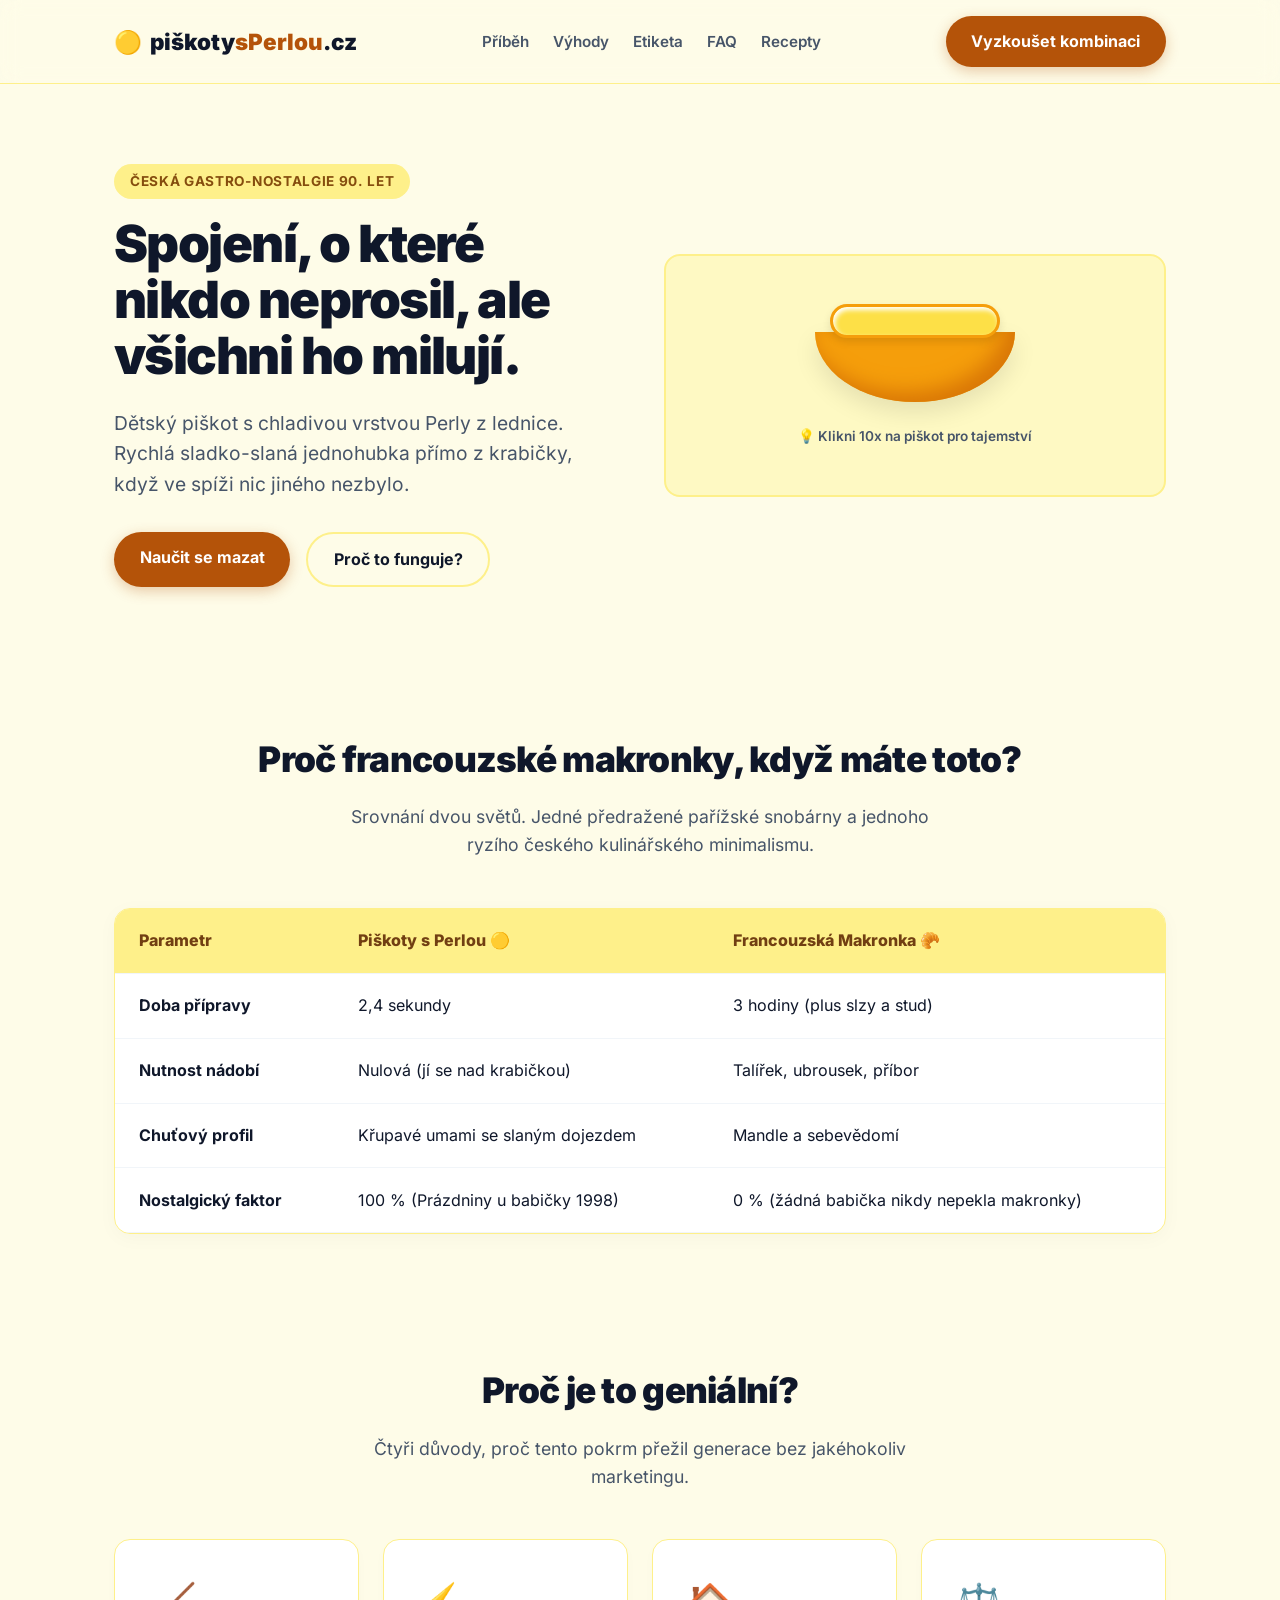
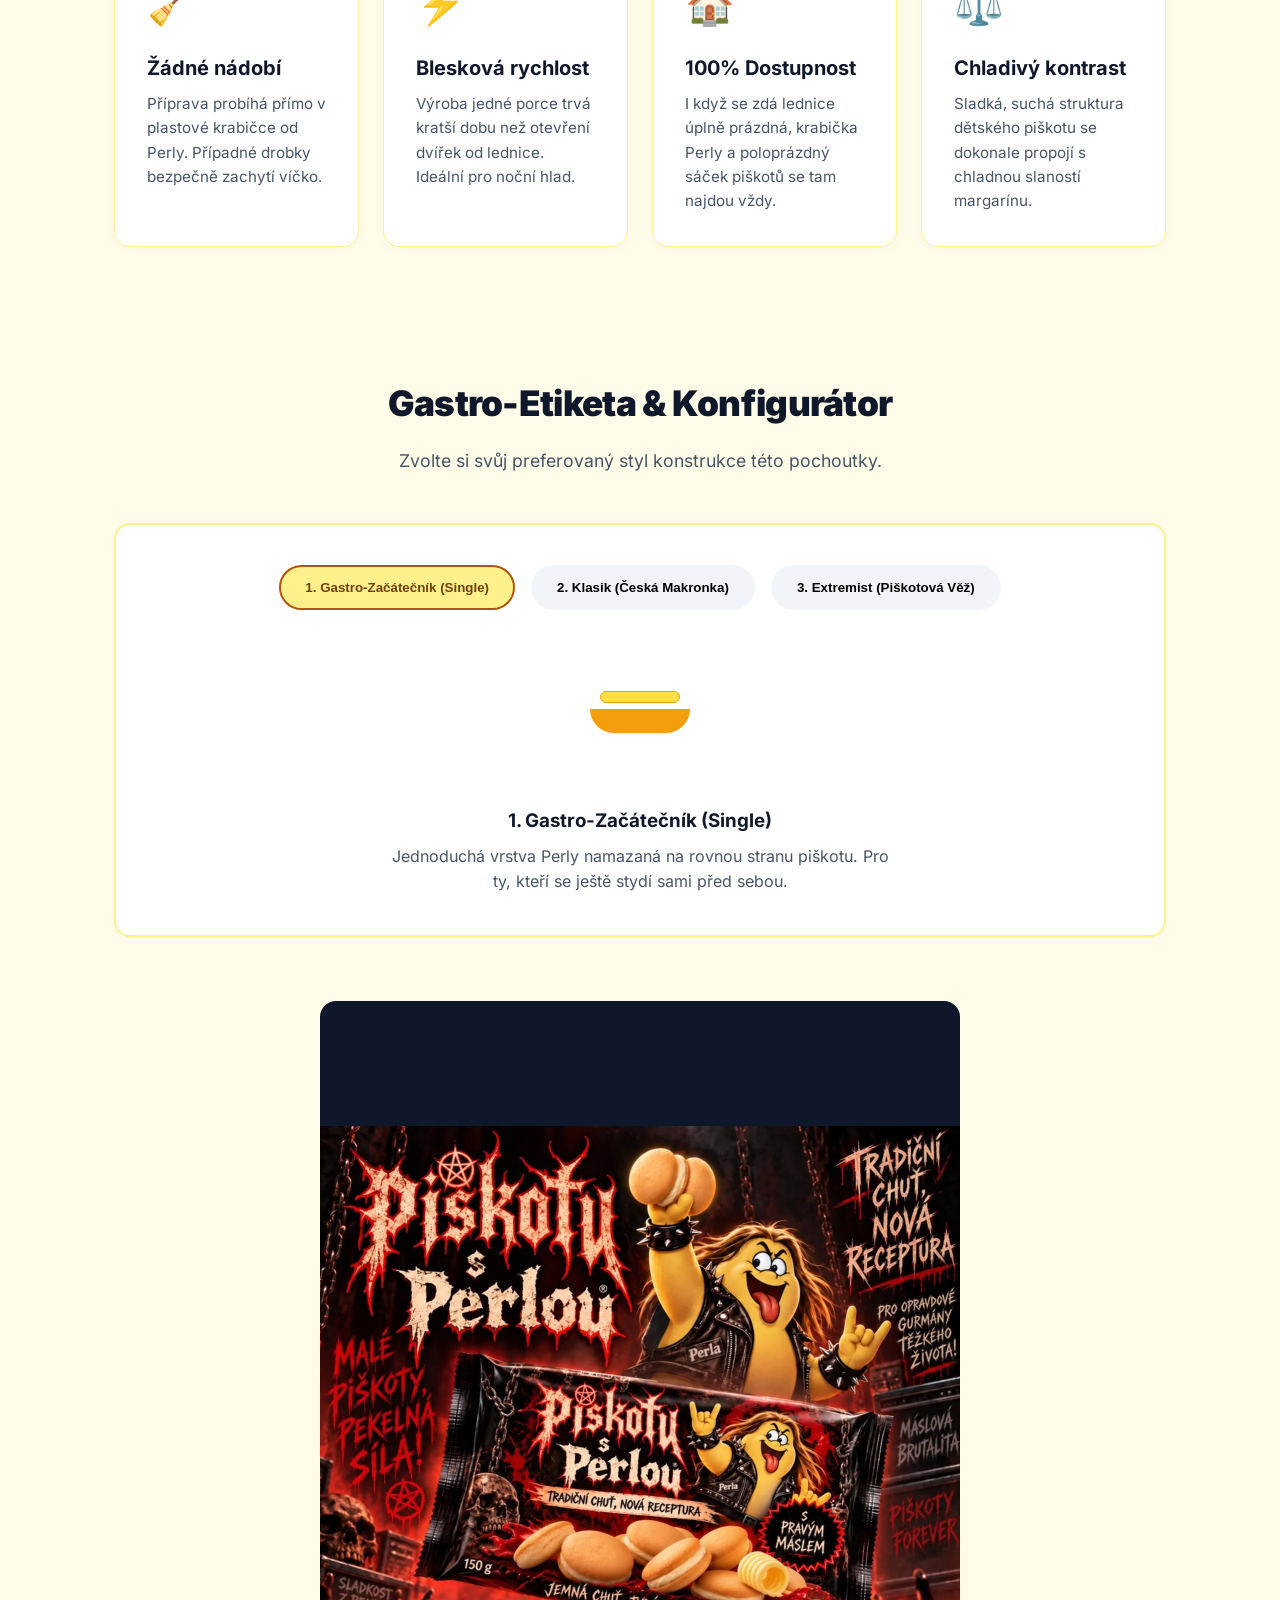
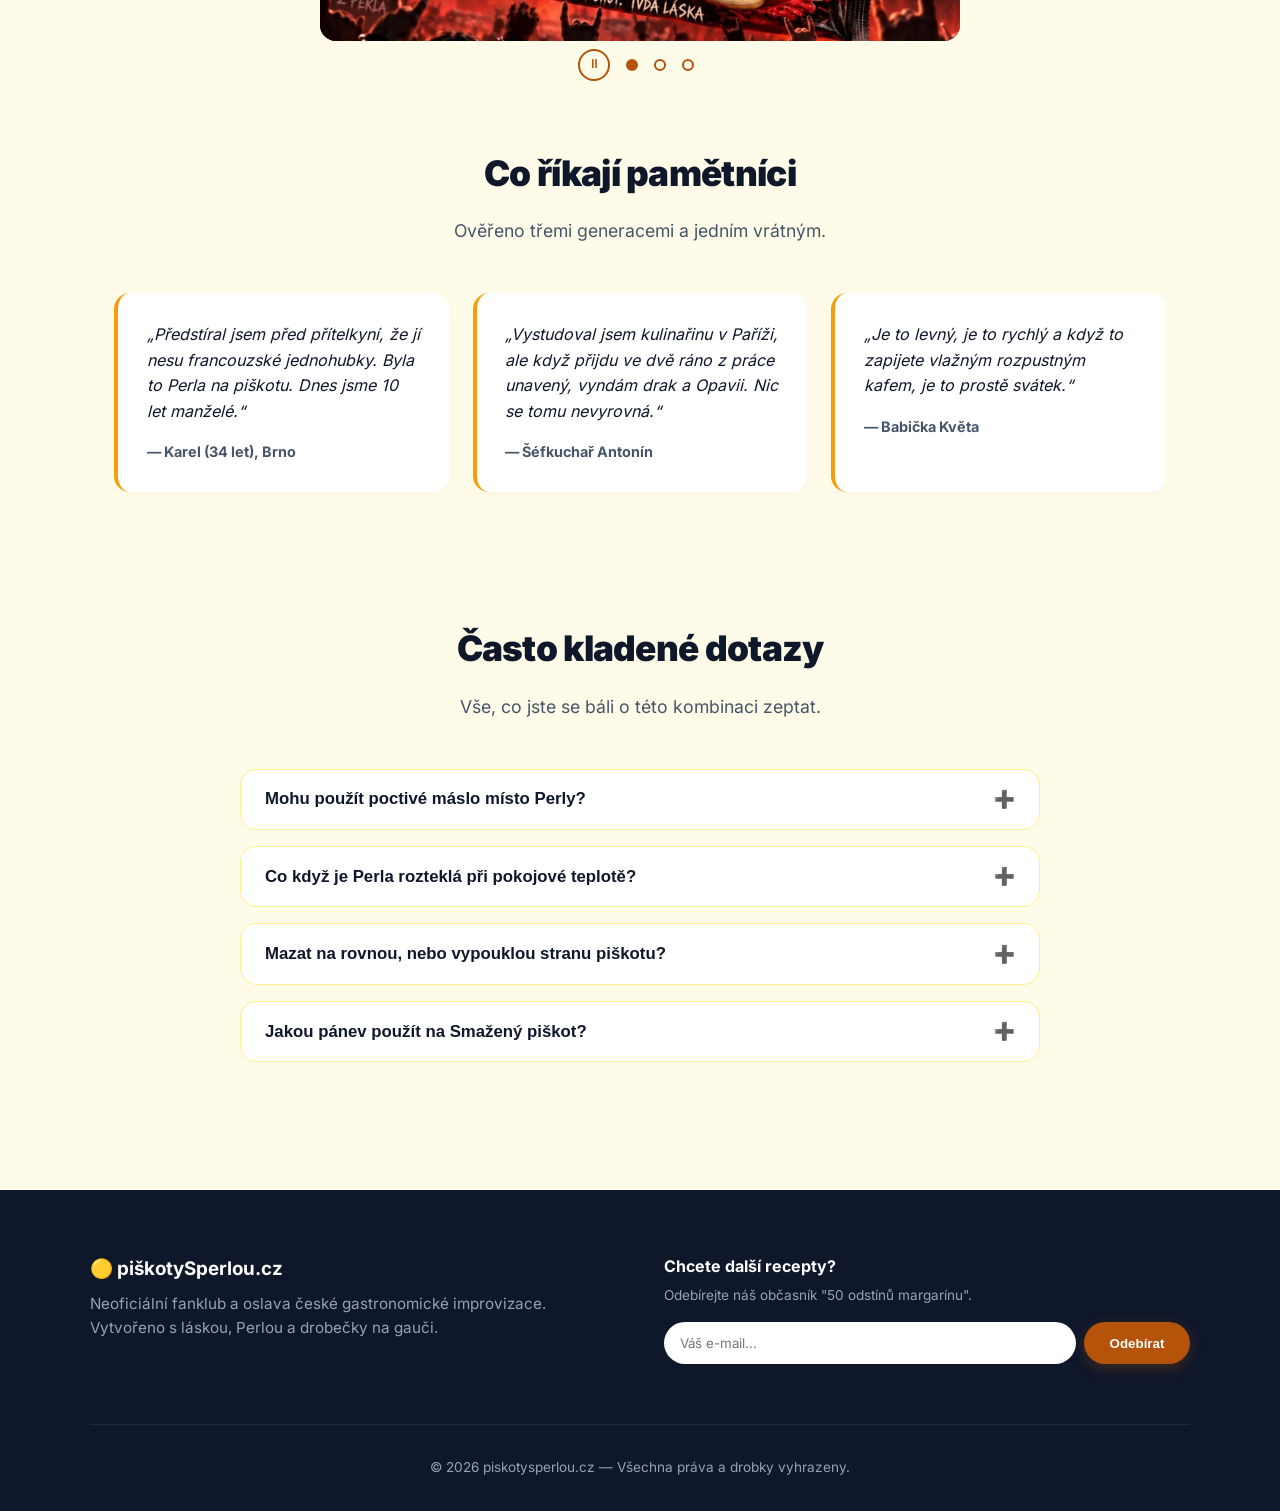
<file: index.html>
<!DOCTYPE html>
<html lang="cs">
<head>
    <meta charset="UTF-8">
    <meta name="viewport" content="width=device-width, initial-scale=1.0">
    <title>piskotysperlou.cz | Návrat gastro-legendy 90. let</title>
    <meta name="description" content="Dětský piškot s chladivou vrstvou Perly z lednice. Neoficiální fanklub české gastro-nostalgie 90. let: příběh, konfigurátor a etiketa mazání.">
    <meta name="theme-color" content="#f59e0b">
    <link rel="canonical" href="https://piskotysperlou.cz/">
    <link rel="icon" href="data:image/svg+xml,%3Csvg xmlns='http://www.w3.org/2000/svg' viewBox='0 0 100 100'%3E%3Ctext y='.9em' font-size='90'%3E🟡%3C/text%3E%3C/svg%3E">

    <meta property="og:type" content="website">
    <meta property="og:locale" content="cs_CZ">
    <meta property="og:site_name" content="piskotysperlou.cz">
    <meta property="og:title" content="Piškoty s Perlou | Návrat gastro-legendy 90. let">
    <meta property="og:description" content="Spojení, o které nikdo neprosil, ale všichni ho milují. Neoficiální fanklub české gastro-improvizace.">
    <meta property="og:url" content="https://piskotysperlou.cz/">
    <meta property="og:image" content="https://piskotysperlou.cz/img/og.jpg">
    <meta property="og:image:width" content="1200">
    <meta property="og:image:height" content="630">
    <meta property="og:image:alt" content="Piškoty s Perlou – Metal edice">
    <meta name="twitter:card" content="summary_large_image">
    <meta name="twitter:image" content="https://piskotysperlou.cz/img/og.jpg">

    <link rel="preload" href="fonts/inter-latin.woff2" as="font" type="font/woff2" crossorigin>
    <link rel="preload" href="fonts/inter-latin-ext.woff2" as="font" type="font/woff2" crossorigin>
    <link rel="stylesheet" href="css/style.css">

    <script type="application/ld+json">
    {
        "@context": "https://schema.org",
        "@type": "FAQPage",
        "mainEntity": [
            {
                "@type": "Question",
                "name": "Mohu použít poctivé máslo místo Perly?",
                "acceptedAnswer": {
                    "@type": "Answer",
                    "text": "Technicky ano, ale ztrácíte autentickou chuť 90. let a charakteristický lehce chladivý dojezd na patře. Perla je pro tento recept nenahraditelná."
                }
            },
            {
                "@type": "Question",
                "name": "Co když je Perla rozteklá při pokojové teplotě?",
                "acceptedAnswer": {
                    "@type": "Answer",
                    "text": "OKAMŽITĚ ZASTAVTE PŘÍPRAVU! Perla musí jít přímo z lednice. Rozteklý tuk způsobí promáčení piškotu a gastronomické neštěstí."
                }
            },
            {
                "@type": "Question",
                "name": "Mazat na rovnou, nebo vypouklou stranu piškotu?",
                "acceptedAnswer": {
                    "@type": "Answer",
                    "text": "Výhradně na rovnou (spodní) stranu! Vypouklá strana slouží jako ergonomická úchopová plocha pro palec a ukazováček."
                }
            },
            {
                "@type": "Question",
                "name": "Jakou pánev použít na Smažený piškot?",
                "acceptedAnswer": {
                    "@type": "Answer",
                    "text": "Výhradně mrtvou. Živá by se ozvala."
                }
            }
        ]
    }
    </script>
</head>
<body>

    <!-- HEADER -->
    <header>
        <div class="nav-container">
            <a href="./" class="logo">
                <span aria-hidden="true">🟡</span>
                <span class="logo-text">piškoty<em>sPerlou</em>.cz</span>
            </a>
            <button type="button" class="nav-toggle" id="navToggle" aria-label="Přepnout navigaci" aria-expanded="false" aria-controls="navLinks">
                <span></span>
                <span></span>
                <span></span>
            </button>
            <nav aria-label="Hlavní navigace">
                <ul class="nav-links" id="navLinks">
                    <li><a href="#pribeh">Příběh</a></li>
                    <li><a href="#vyhody">Výhody</a></li>
                    <li><a href="#konfigurator">Etiketa</a></li>
                    <li><a href="#faq">FAQ</a></li>
                    <li><a href="recepty.html">Recepty</a></li>
                </ul>
            </nav>
            <a href="#konfigurator" class="btn nav-cta">Vyzkoušet kombinaci</a>
        </div>
    </header>

    <main>
    <!-- HERO SECTION -->
    <section class="hero">
        <div class="hero-text">
            <span class="hero-badge">Česká gastro-nostalgie 90. let</span>
            <h1>Spojení, o které nikdo neprosil, ale všichni ho milují.</h1>
            <p>Dětský piškot s chladivou vrstvou Perly z lednice. Rychlá sladko-slaná jednohubka přímo z krabičky, když ve spíži nic jiného nezbylo.</p>
            <div class="hero-ctas">
                <a href="#konfigurator" class="btn">Naučit se mazat</a>
                <a href="#pribeh" class="btn btn-secondary">Proč to funguje?</a>
            </div>
        </div>
        <div class="hero-visual" id="piskotClicker" role="button" tabindex="0" aria-describedby="clickHint" aria-label="Piškot s Perlou. Klikni 10x pro tajemství">
            <div class="piskot-graphic" aria-hidden="true">
                <div class="perla-layer"></div>
            </div>
            <div class="easter-egg-hint" id="clickHint" aria-live="polite">💡 Klikni 10x na piškot pro tajemství</div>
        </div>
    </section>

    <!-- STORY & COMPARISON -->
    <section id="pribeh">
        <h2 class="section-title">Proč francouzské makronky, když máte toto?</h2>
        <p class="section-subtitle">Srovnání dvou světů. Jedné předražené pařížské snobárny a jednoho ryzího českého kulinářského minimalismu.</p>

        <div class="comparison-wrapper">
            <table>
                <thead>
                    <tr>
                        <th scope="col">Parametr</th>
                        <th scope="col">Piškoty s Perlou 🟡</th>
                        <th scope="col">Francouzská Makronka 🥐</th>
                    </tr>
                </thead>
                <tbody>
                    <tr>
                        <th scope="row">Doba přípravy</th>
                        <td>2,4 sekundy</td>
                        <td>3 hodiny (plus slzy a stud)</td>
                    </tr>
                    <tr>
                        <th scope="row">Nutnost nádobí</th>
                        <td>Nulová (jí se nad krabičkou)</td>
                        <td>Talířek, ubrousek, příbor</td>
                    </tr>
                    <tr>
                        <th scope="row">Chuťový profil</th>
                        <td>Křupavé umami se slaným dojezdem</td>
                        <td>Mandle a sebevědomí</td>
                    </tr>
                    <tr>
                        <th scope="row">Nostalgický faktor</th>
                        <td>100 % (Prázdniny u babičky 1998)</td>
                        <td>0 % (žádná babička nikdy nepekla makronky)</td>
                    </tr>
                </tbody>
            </table>
        </div>
    </section>

    <!-- FEATURES -->
    <section id="vyhody">
        <h2 class="section-title">Proč je to geniální?</h2>
        <p class="section-subtitle">Čtyři důvody, proč tento pokrm přežil generace bez jakéhokoliv marketingu.</p>

        <div class="features-grid">
            <div class="card">
                <div class="card-icon" aria-hidden="true">🧹</div>
                <h3>Žádné nádobí</h3>
                <p>Příprava probíhá přímo v plastové krabičce od Perly. Případné drobky bezpečně zachytí víčko.</p>
            </div>
            <div class="card">
                <div class="card-icon" aria-hidden="true">⚡</div>
                <h3>Blesková rychlost</h3>
                <p>Výroba jedné porce trvá kratší dobu než otevření dvířek od lednice. Ideální pro noční hlad.</p>
            </div>
            <div class="card">
                <div class="card-icon" aria-hidden="true">🏠</div>
                <h3>100% Dostupnost</h3>
                <p>I když se zdá lednice úplně prázdná, krabička Perly a poloprázdný sáček piškotů se tam najdou vždy.</p>
            </div>
            <div class="card">
                <div class="card-icon" aria-hidden="true">⚖️</div>
                <h3>Chladivý kontrast</h3>
                <p>Sladká, suchá struktura dětského piškotu se dokonale propojí s chladnou slaností margarínu.</p>
            </div>
        </div>
    </section>

    <!-- CONFIGURATOR -->
    <section id="konfigurator">
        <h2 class="section-title">Gastro-Etiketa & Konfigurátor</h2>
        <p class="section-subtitle">Zvolte si svůj preferovaný styl konstrukce této pochoutky.</p>

        <div class="configurator-box">
            <div class="config-options">
                <button type="button" class="config-btn active" aria-pressed="true" data-config="single"
                    data-title="1. Gastro-Začátečník (Single)"
                    data-desc="Jednoduchá vrstva Perly namazaná na rovnou stranu piškotu. Pro ty, kteří se ještě stydí sami před sebou."
                    data-layers="perla piskot">1. Gastro-Začátečník (Single)</button>
                <button type="button" class="config-btn" aria-pressed="false" data-config="double"
                    data-title="2. Klasik (Česká Makronka)"
                    data-desc="Sendvičová konstrukce: Piškot – Perla – Piškot. Tuk je bezpečně uzavřen uvnitř a nešpiní prsty. Vrchol elegance."
                    data-layers="piskot perla piskot">2. Klasik (Česká Makronka)</button>
                <button type="button" class="config-btn" aria-pressed="false" data-config="extreme"
                    data-title="3. Extremist (Piškotová Věž)"
                    data-desc="3x piškot, 2x hrubá vrstva Perly přímo z mrazáku. Určeno pro lidi po těžkém rozchodu nebo neudělané zkoušce na VŠ."
                    data-layers="piskot perla piskot perla piskot">3. Extremist (Piškotová Věž)</button>
            </div>

            <div class="visual-display" id="visualDisplay" aria-hidden="true">
                <div class="perla-mini"></div>
                <div class="piskot-mini flat-up"></div>
            </div>

            <div aria-live="polite">
                <h3 id="configTitle">1. Gastro-Začátečník (Single)</h3>
                <p id="configDesc">
                    Jednoduchá vrstva Perly namazaná na rovnou stranu piškotu. Pro ty, kteří se ještě stydí sami před sebou.
                </p>
            </div>
        </div>
    </section>

    <!-- AD BANNER -->
    <div class="ad-banner" role="region" aria-roledescription="carousel" aria-label="Reklamní banner">
        <div class="ad-banner-track">
            <img src="img/metal.webp" width="1280" height="1098" alt="Piškoty s Perlou – Metal edice" class="ad-slide active" loading="lazy">
            <img src="img/chill.webp" width="1024" height="1280" alt="Piškoty s Perlou – Chill edice" class="ad-slide" loading="lazy" aria-hidden="true">
            <img src="img/groovy.webp" width="1254" height="1254" alt="Piškoty s Perlou – Groovy edice" class="ad-slide" loading="lazy" aria-hidden="true">
        </div>
        <div class="ad-controls">
            <button type="button" class="ad-pause" id="adPause" aria-label="Pozastavit automatické přepínání" aria-pressed="false">⏸</button>
            <div class="ad-dots">
                <button type="button" class="ad-dot active" data-index="0" aria-current="true" aria-label="Metal edice"></button>
                <button type="button" class="ad-dot" data-index="1" aria-label="Chill edice"></button>
                <button type="button" class="ad-dot" data-index="2" aria-label="Groovy edice"></button>
            </div>
        </div>
    </div>

    <!-- TESTIMONIALS -->
    <section id="pametnici" aria-labelledby="pametnici-title">
        <h2 class="section-title" id="pametnici-title">Co říkají pamětníci</h2>
        <p class="section-subtitle">Ověřeno třemi generacemi a jedním vrátným.</p>

        <div class="testimonials-grid">
            <figure class="testimonial-card">
                <blockquote>
                    <p>„Předstíral jsem před přítelkyní, že jí nesu francouzské jednohubky. Byla to Perla na piškotu. Dnes jsme 10 let manželé.“</p>
                </blockquote>
                <figcaption class="testimonial-author">— Karel (34 let), Brno</figcaption>
            </figure>
            <figure class="testimonial-card">
                <blockquote>
                    <p>„Vystudoval jsem kulinařinu v Paříži, ale když přijdu ve dvě ráno z práce unavený, vyndám drak a Opavii. Nic se tomu nevyrovná.“</p>
                </blockquote>
                <figcaption class="testimonial-author">— Šéfkuchař Antonín</figcaption>
            </figure>
            <figure class="testimonial-card">
                <blockquote>
                    <p>„Je to levný, je to rychlý a když to zapijete vlažným rozpustným kafem, je to prostě svátek.“</p>
                </blockquote>
                <figcaption class="testimonial-author">— Babička Květa</figcaption>
            </figure>
        </div>
    </section>

    <!-- FAQ -->
    <section id="faq">
        <h2 class="section-title">Často kladené dotazy</h2>
        <p class="section-subtitle">Vše, co jste se báli o této kombinaci zeptat.</p>

        <div class="faq-list">
            <div class="faq-item">
                <button type="button" class="faq-question" id="faq-q1" aria-controls="faq-a1">
                    Mohu použít poctivé máslo místo Perly?
                    <span aria-hidden="true">➕</span>
                </button>
                <div class="faq-answer" id="faq-a1" role="region" aria-labelledby="faq-q1">
                    Technicky ano, ale ztrácíte autentickou chuť 90. let a charakteristický lehce chladivý dojezd na patře. Perla je pro tento recept nenahraditelná.
                </div>
            </div>
            <div class="faq-item">
                <button type="button" class="faq-question" id="faq-q2" aria-controls="faq-a2">
                    Co když je Perla rozteklá při pokojové teplotě?
                    <span aria-hidden="true">➕</span>
                </button>
                <div class="faq-answer" id="faq-a2" role="region" aria-labelledby="faq-q2">
                    OKAMŽITĚ ZASTAVTE PŘÍPRAVU! Perla musí jít přímo z lednice. Rozteklý tuk způsobí promáčení piškotu a gastronomické neštěstí.
                </div>
            </div>
            <div class="faq-item">
                <button type="button" class="faq-question" id="faq-q3" aria-controls="faq-a3">
                    Mazat na rovnou, nebo vypouklou stranu piškotu?
                    <span aria-hidden="true">➕</span>
                </button>
                <div class="faq-answer" id="faq-a3" role="region" aria-labelledby="faq-q3">
                    Výhradně na rovnou (spodní) stranu! Vypouklá strana slouží jako ergonomická úchopová plocha pro palec a ukazováček.
                </div>
            </div>
            <div class="faq-item">
                <button type="button" class="faq-question" id="faq-q4" aria-controls="faq-a4">
                    Jakou pánev použít na Smažený piškot?
                    <span aria-hidden="true">➕</span>
                </button>
                <div class="faq-answer" id="faq-a4" role="region" aria-labelledby="faq-q4">
                    Výhradně mrtvou. Živá by se ozvala.
                </div>
            </div>
        </div>
    </section>
    </main>

    <!-- FOOTER -->
    <footer>
        <div class="footer-content">
            <div>
                <h3><span aria-hidden="true">🟡</span> piškotySperlou.cz</h3>
                <p class="footer-tagline">
                    Neoficiální fanklub a oslava české gastronomické improvizace. Vytvořeno s láskou, Perlou a drobečky na gauči.
                </p>
            </div>
            <div>
                <h4>Chcete další recepty?</h4>
                <p class="newsletter-intro">Odebírejte náš občasník "50 odstínů margarínu".</p>
                <form class="newsletter-form">
                    <input type="email" name="email" placeholder="Váš e-mail..." aria-label="E-mail" autocomplete="email" required>
                    <button type="submit" class="btn">Odebírat</button>
                </form>
                <p class="newsletter-status" id="newsletterStatus" role="status"></p>
            </div>
        </div>
        <div class="copyright">
            <p>&copy; <span id="year">2026</span> piskotysperlou.cz — Všechna práva a drobky vyhrazeny.</p>
        </div>
    </footer>

    <script src="js/main.js"></script>
</body>
</html>
</file>
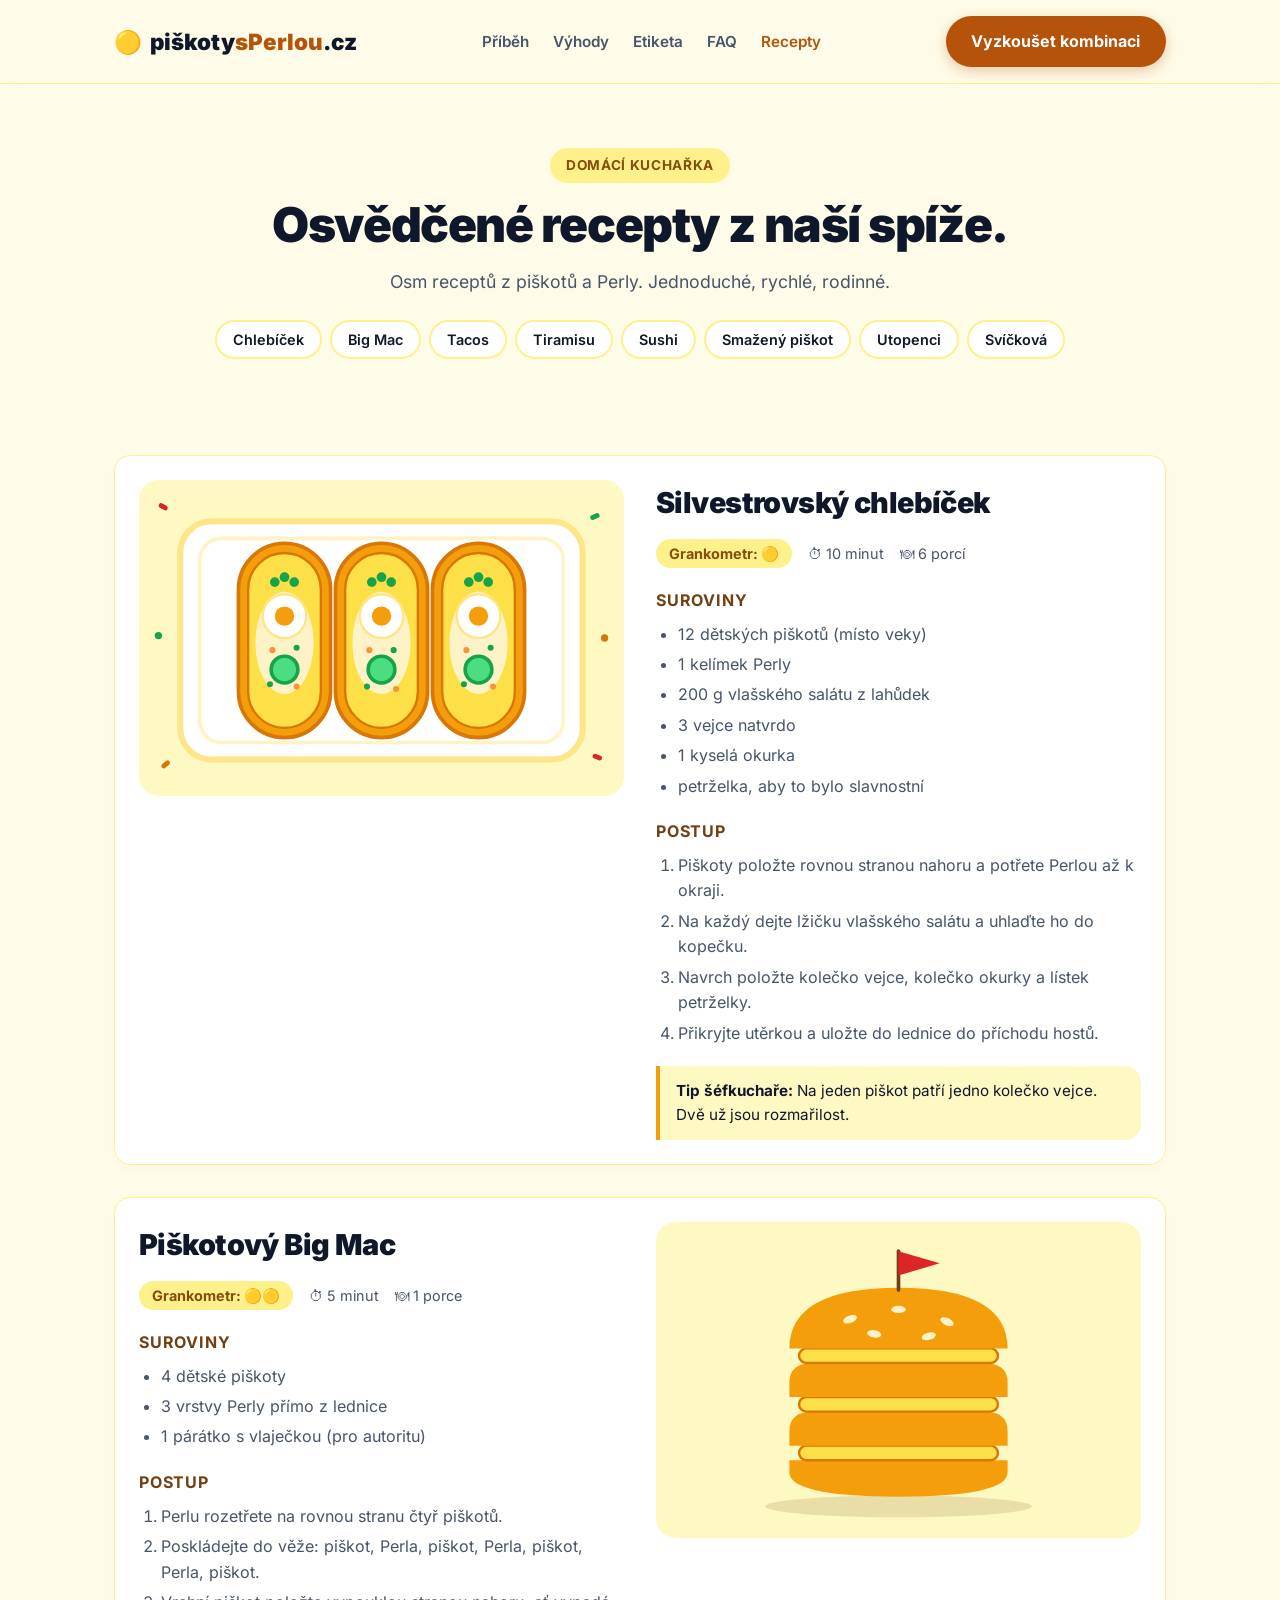
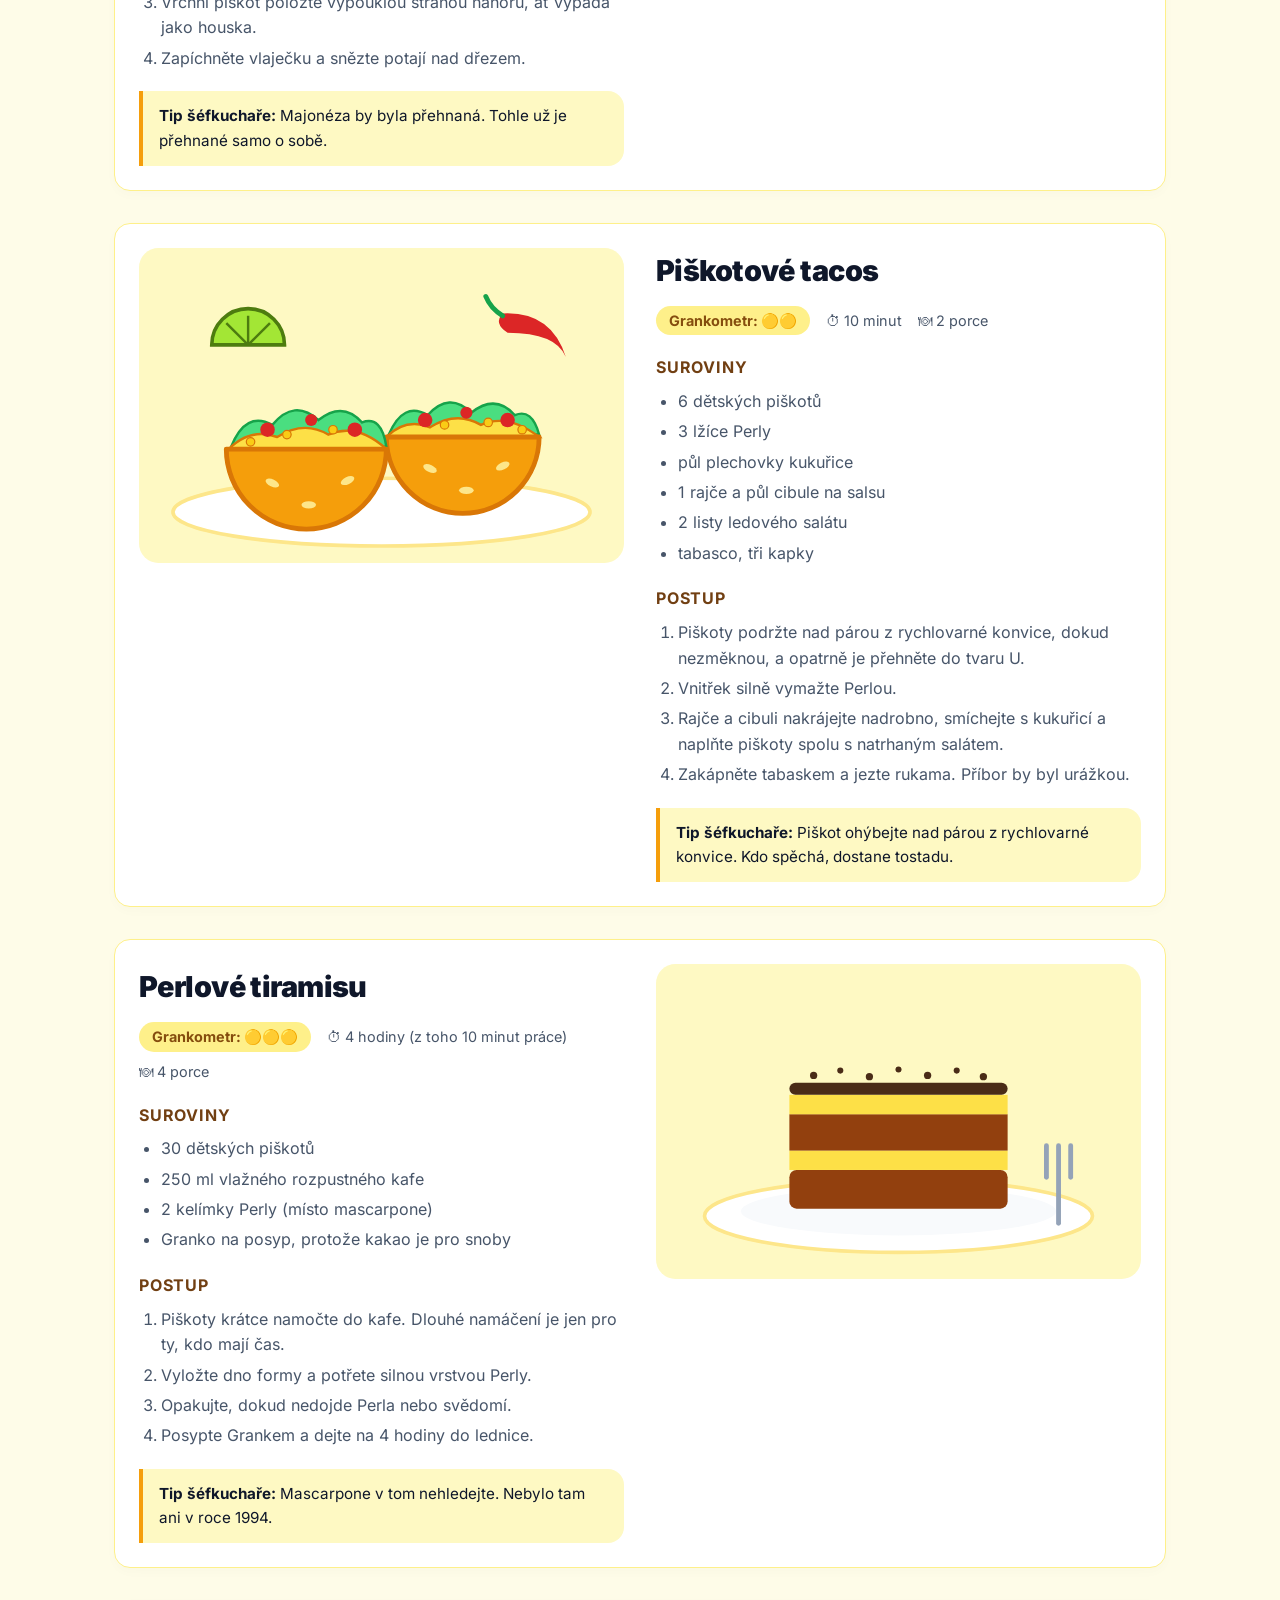
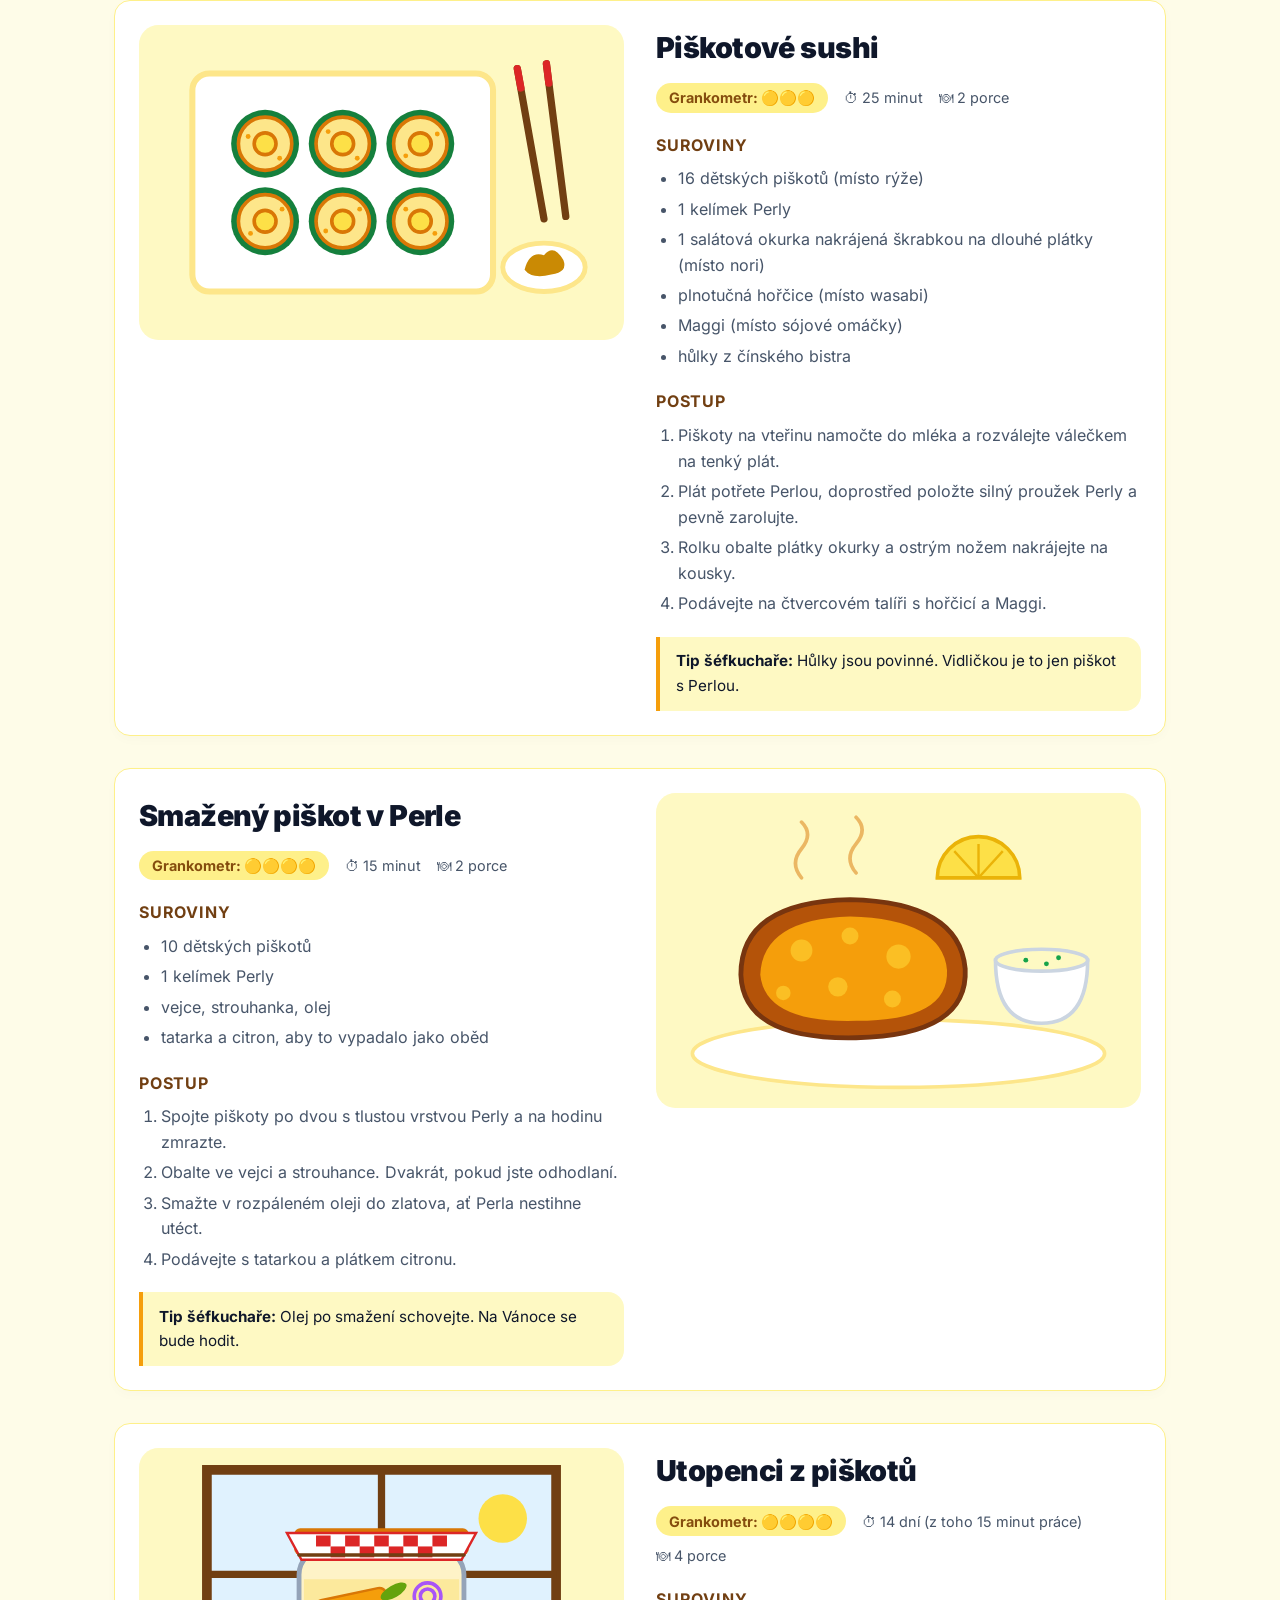
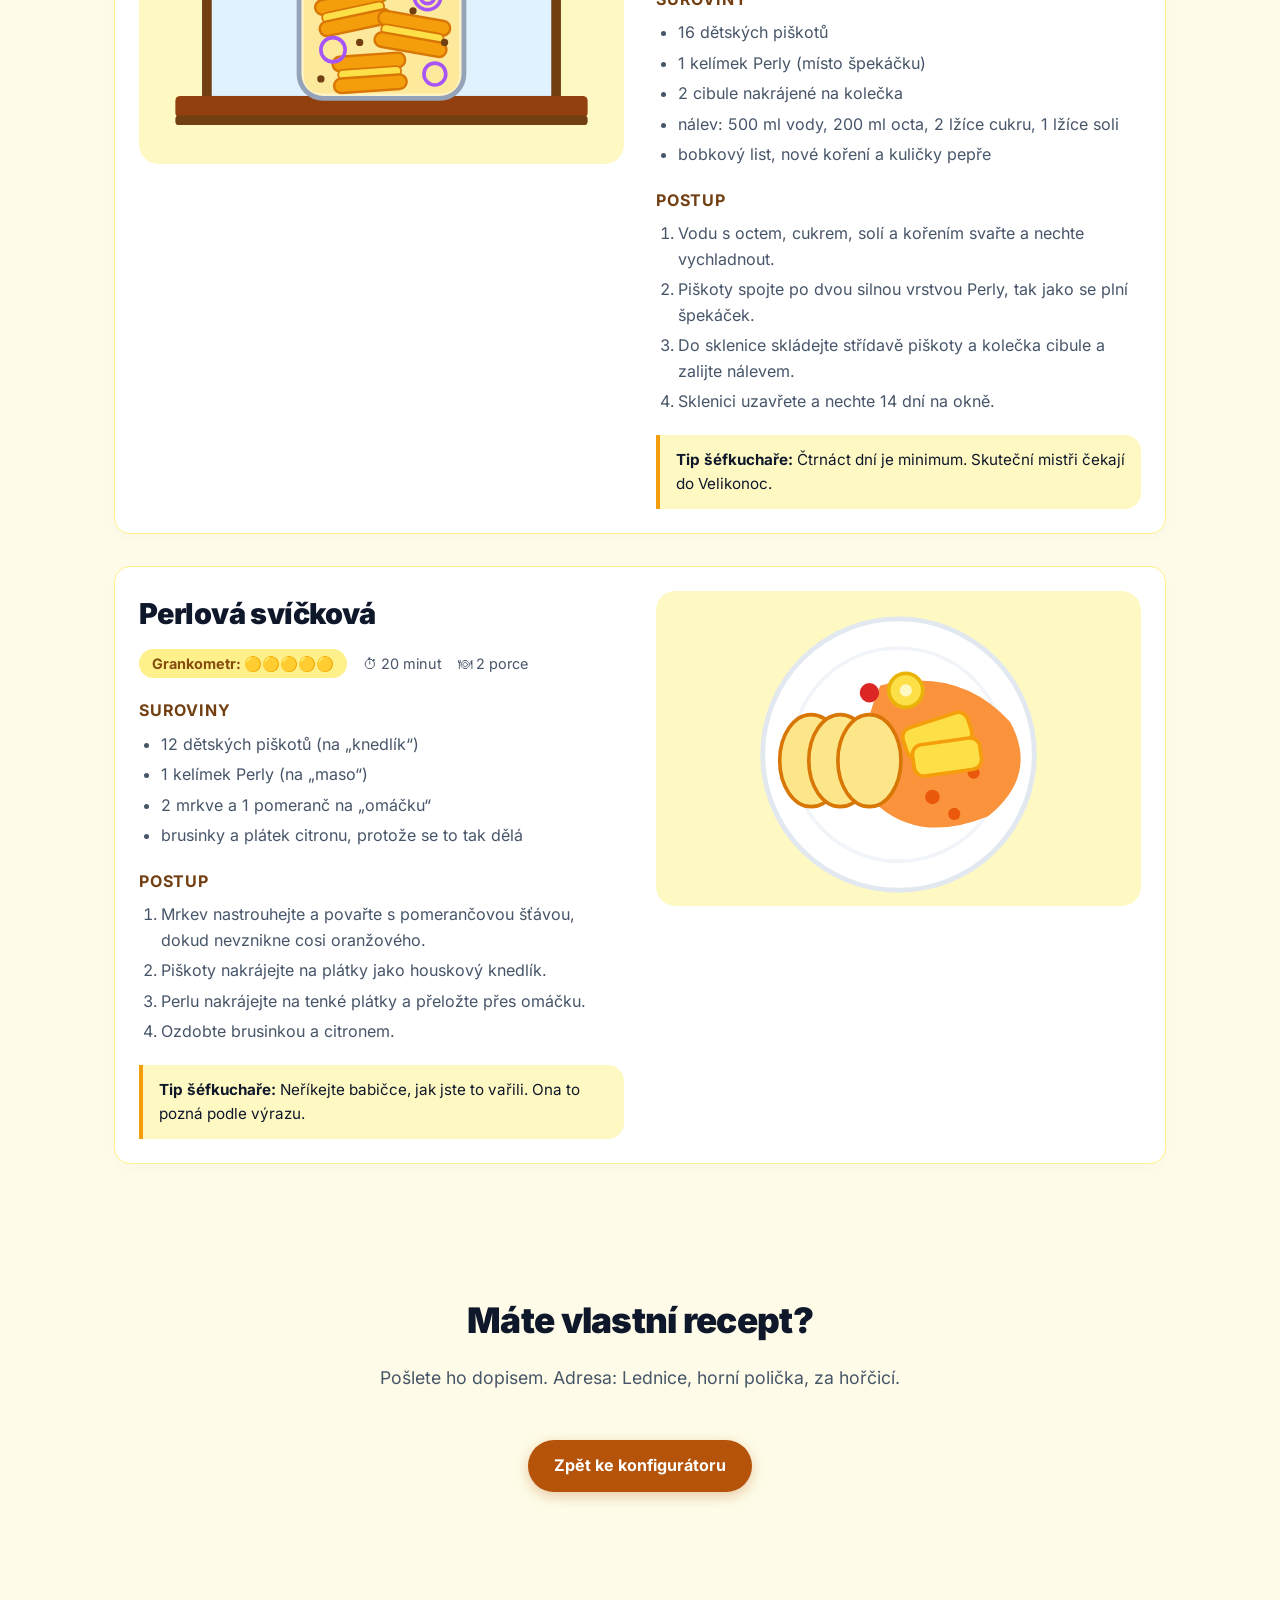
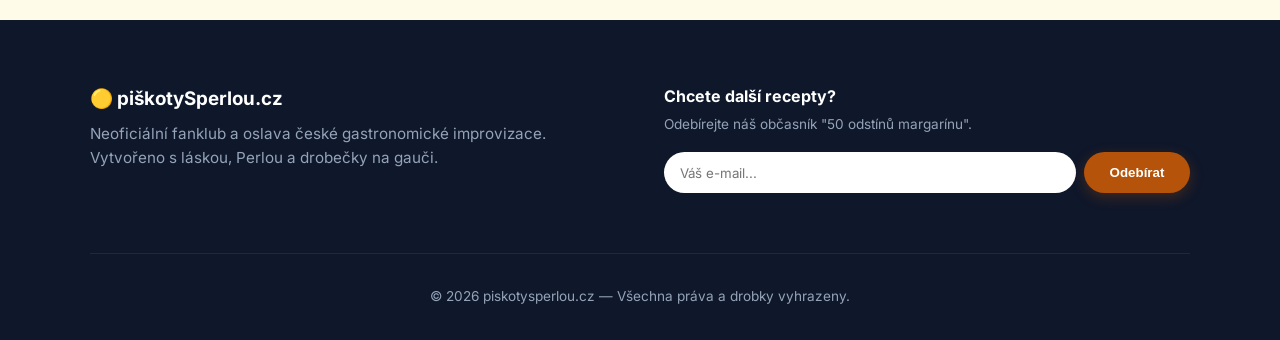
<file: recepty.html>
<!DOCTYPE html>
<html lang="cs">
<head>
    <meta charset="UTF-8">
    <meta name="viewport" content="width=device-width, initial-scale=1.0">
    <title>Recepty | piskotysperlou.cz</title>
    <meta name="description" content="Osm osvědčených receptů z piškotů a Perly: silvestrovský chlebíček, piškotový Big Mac, Perlové tiramisu, piškotové sushi, utopenci z piškotů a jako vrchol Perlová svíčková.">
    <meta name="theme-color" content="#f59e0b">
    <link rel="canonical" href="https://piskotysperlou.cz/recepty.html">
    <link rel="icon" href="data:image/svg+xml,%3Csvg xmlns='http://www.w3.org/2000/svg' viewBox='0 0 100 100'%3E%3Ctext y='.9em' font-size='90'%3E🟡%3C/text%3E%3C/svg%3E">

    <meta property="og:type" content="website">
    <meta property="og:locale" content="cs_CZ">
    <meta property="og:site_name" content="piskotysperlou.cz">
    <meta property="og:title" content="Recepty | Piškoty s Perlou">
    <meta property="og:description" content="Osm receptů z naší spíže. Od silvestrovského chlebíčku přes piškotové tacos a sushi až po Perlovou svíčkovou.">
    <meta property="og:url" content="https://piskotysperlou.cz/recepty.html">
    <meta property="og:image" content="https://piskotysperlou.cz/img/og.jpg">
    <meta property="og:image:width" content="1200">
    <meta property="og:image:height" content="630">
    <meta property="og:image:alt" content="Piškoty s Perlou – Metal edice">
    <meta name="twitter:card" content="summary_large_image">
    <meta name="twitter:image" content="https://piskotysperlou.cz/img/og.jpg">

    <link rel="preload" href="fonts/inter-latin.woff2" as="font" type="font/woff2" crossorigin>
    <link rel="preload" href="fonts/inter-latin-ext.woff2" as="font" type="font/woff2" crossorigin>
    <link rel="stylesheet" href="css/style.css">

    <script type="application/ld+json">
    {
        "@context": "https://schema.org",
        "@graph": [
            {
                "@type": "Recipe",
                "name": "Silvestrovský chlebíček",
                "image": "https://piskotysperlou.cz/img/recepty/chlebicek.svg",
                "description": "Ozdoba silvestrovského stolu devadesátých let, poctivě postavená na piškotu.",
                "totalTime": "PT10M",
                "recipeYield": "6 porcí",
                "recipeIngredient": ["12 dětských piškotů", "1 kelímek Perly", "200 g vlašského salátu", "3 vejce natvrdo", "1 kyselá okurka", "petrželka na ozdobu"],
                "recipeInstructions": [
                    {"@type": "HowToStep", "text": "Piškoty položte rovnou stranou nahoru a potřete Perlou až k okraji."},
                    {"@type": "HowToStep", "text": "Na každý dejte lžičku vlašského salátu a uhlaďte ho do kopečku."},
                    {"@type": "HowToStep", "text": "Navrch položte kolečko vejce, kolečko okurky a lístek petrželky."},
                    {"@type": "HowToStep", "text": "Přikryjte utěrkou a uložte do lednice do příchodu hostů."}
                ]
            },
            {
                "@type": "Recipe",
                "name": "Piškotový Big Mac",
                "image": "https://piskotysperlou.cz/img/recepty/big-mac.svg",
                "description": "Čtyři piškoty a tři vrstvy Perly, poskládané do věže.",
                "totalTime": "PT5M",
                "recipeYield": "1 porce",
                "recipeIngredient": ["4 dětské piškoty", "3 vrstvy Perly z lednice", "1 párátko s vlaječkou"],
                "recipeInstructions": [
                    {"@type": "HowToStep", "text": "Namažte Perlu na rovnou stranu čtyř piškotů."},
                    {"@type": "HowToStep", "text": "Poskládejte do věže, vrchní piškot vypouklou stranou nahoru."},
                    {"@type": "HowToStep", "text": "Zapíchněte párátko s vlaječkou a snězte potají."}
                ]
            },
            {
                "@type": "Recipe",
                "name": "Piškotové tacos",
                "image": "https://piskotysperlou.cz/img/recepty/tacos.svg",
                "description": "Mexická pouliční klasika, ve které tortillu zastoupil dětský piškot.",
                "totalTime": "PT10M",
                "recipeYield": "2 porce",
                "recipeIngredient": ["6 dětských piškotů", "3 lžíce Perly", "půl plechovky kukuřice", "1 rajče", "půl cibule", "2 listy ledového salátu", "tabasco"],
                "recipeInstructions": [
                    {"@type": "HowToStep", "text": "Piškoty podržte nad párou z rychlovarné konvice, dokud nezměknou, a opatrně je přehněte do tvaru U."},
                    {"@type": "HowToStep", "text": "Vnitřek silně vymažte Perlou."},
                    {"@type": "HowToStep", "text": "Rajče a cibuli nakrájejte nadrobno, smíchejte s kukuřicí a naplňte piškoty spolu s natrhaným salátem."},
                    {"@type": "HowToStep", "text": "Zakápněte tabaskem a jezte rukama. Příbor by byl urážkou."}
                ]
            },
            {
                "@type": "Recipe",
                "name": "Perlové tiramisu",
                "image": "https://piskotysperlou.cz/img/recepty/tiramisu.svg",
                "description": "Italská klasika z piškotů namočených v kávě, s poctivou vrstvou Perly místo mascarpone.",
                "totalTime": "PT4H",
                "recipeYield": "4 porce",
                "recipeIngredient": ["30 dětských piškotů", "250 ml vlažného rozpustného kafe", "2 kelímky Perly", "kakao Granko na posyp"],
                "recipeInstructions": [
                    {"@type": "HowToStep", "text": "Piškoty rychle namočte do kafe."},
                    {"@type": "HowToStep", "text": "Střídejte vrstvu piškotů a vrstvu Perly, ve formě to ztuhne."},
                    {"@type": "HowToStep", "text": "Posypte kakaem a nechte 4 hodiny v lednici."}
                ]
            },
            {
                "@type": "Recipe",
                "name": "Piškotové sushi",
                "image": "https://piskotysperlou.cz/img/recepty/sushi.svg",
                "description": "Perla-maki z doby, kdy se sushi bar otevíral v každém okresním městě.",
                "totalTime": "PT25M",
                "recipeYield": "2 porce",
                "recipeIngredient": ["16 dětských piškotů", "1 kelímek Perly", "1 salátová okurka", "plnotučná hořčice", "Maggi", "hůlky"],
                "recipeInstructions": [
                    {"@type": "HowToStep", "text": "Piškoty na vteřinu namočte do mléka a rozválejte válečkem na tenký plát."},
                    {"@type": "HowToStep", "text": "Plát potřete Perlou, doprostřed položte silný proužek Perly a pevně zarolujte."},
                    {"@type": "HowToStep", "text": "Rolku obalte plátky okurky a ostrým nožem nakrájejte na kousky."},
                    {"@type": "HowToStep", "text": "Podávejte na čtvercovém talíři s hořčicí a Maggi."}
                ]
            },
            {
                "@type": "Recipe",
                "name": "Smažený piškot v Perle",
                "image": "https://piskotysperlou.cz/img/recepty/smazeny-piskot.svg",
                "description": "Hospodská klasika, ve které smaženému sýru nechybí nic, kromě sýra.",
                "totalTime": "PT15M",
                "recipeYield": "2 porce",
                "recipeIngredient": ["10 dětských piškotů", "1 kelímek Perly", "strouhanka", "1 vejce", "olej na smažení", "tatarka a citron"],
                "recipeInstructions": [
                    {"@type": "HowToStep", "text": "Spojte piškoty po dvou s Perlou a zmrazte."},
                    {"@type": "HowToStep", "text": "Obalte ve vejci a strouhance."},
                    {"@type": "HowToStep", "text": "Smažte dozlatova a podávejte s tatarkou."}
                ]
            },
            {
                "@type": "Recipe",
                "name": "Utopenci z piškotů",
                "image": "https://piskotysperlou.cz/img/recepty/utopenci.svg",
                "description": "Hospodská klasika ze zavařovací sklenice, s Perlou místo špekáčku.",
                "totalTime": "P14D",
                "recipeYield": "4 porce",
                "recipeIngredient": ["16 dětských piškotů", "1 kelímek Perly", "2 cibule", "500 ml vody", "200 ml octa", "2 lžíce cukru", "1 lžíce soli", "bobkový list, nové koření a pepř"],
                "recipeInstructions": [
                    {"@type": "HowToStep", "text": "Vodu s octem, cukrem, solí a kořením svařte a nechte vychladnout."},
                    {"@type": "HowToStep", "text": "Piškoty spojte po dvou silnou vrstvou Perly, tak jako se plní špekáček."},
                    {"@type": "HowToStep", "text": "Do sklenice skládejte střídavě piškoty a kolečka cibule a zalijte nálevem."},
                    {"@type": "HowToStep", "text": "Sklenici uzavřete a nechte 14 dní na okně."}
                ]
            },
            {
                "@type": "Recipe",
                "name": "Perlová svíčková",
                "image": "https://piskotysperlou.cz/img/recepty/svickova.svg",
                "description": "Neděle u babičky, jen bez babičky a bez masa.",
                "totalTime": "PT20M",
                "recipeYield": "2 porce",
                "recipeIngredient": ["12 dětských piškotů", "1 kelímek Perly", "2 mrkve", "1 pomeranč", "brusinky a citron"],
                "recipeInstructions": [
                    {"@type": "HowToStep", "text": "Nastrouhejte mrkev a povařte s pomerančovou šťávou na omáčku."},
                    {"@type": "HowToStep", "text": "Z piškotů nakrájejte plátky jako houskový knedlík."},
                    {"@type": "HowToStep", "text": "Přidejte plátky Perly, brusinky a citron."}
                ]
            }
        ]
    }
    </script>
</head>
<body>

    <!-- HEADER -->
    <header>
        <div class="nav-container">
            <a href="./" class="logo">
                <span aria-hidden="true">🟡</span>
                <span class="logo-text">piškoty<em>sPerlou</em>.cz</span>
            </a>
            <button type="button" class="nav-toggle" id="navToggle" aria-label="Přepnout navigaci" aria-expanded="false" aria-controls="navLinks">
                <span></span>
                <span></span>
                <span></span>
            </button>
            <nav aria-label="Hlavní navigace">
                <ul class="nav-links" id="navLinks">
                    <li><a href="index.html#pribeh">Příběh</a></li>
                    <li><a href="index.html#vyhody">Výhody</a></li>
                    <li><a href="index.html#konfigurator">Etiketa</a></li>
                    <li><a href="index.html#faq">FAQ</a></li>
                    <li><a href="recepty.html" aria-current="page">Recepty</a></li>
                </ul>
            </nav>
            <a href="index.html#konfigurator" class="btn nav-cta">Vyzkoušet kombinaci</a>
        </div>
    </header>

    <main>
        <section class="recipes-hero">
            <span class="hero-badge">Domácí kuchařka</span>
            <h1>Osvědčené recepty z naší spíže.</h1>
            <p>Osm receptů z piškotů a Perly. Jednoduché, rychlé, rodinné.</p>
            <ul class="recipe-toc">
                <li><a href="#chlebicek">Chlebíček</a></li>
                <li><a href="#big-mac">Big Mac</a></li>
                <li><a href="#tacos">Tacos</a></li>
                <li><a href="#tiramisu">Tiramisu</a></li>
                <li><a href="#sushi">Sushi</a></li>
                <li><a href="#smazeny-piskot">Smažený piškot</a></li>
                <li><a href="#utopenci">Utopenci</a></li>
                <li><a href="#svickova">Svíčková</a></li>
            </ul>
        </section>

        <section class="recipes" aria-label="Seznam receptů">

            <article class="recipe-card" id="chlebicek">
                <img class="recipe-art" src="img/recepty/chlebicek.svg" width="800" height="520" alt="Ilustrace podnosu se třemi chlebíčky z piškotů s Perlou, vlašským salátem, kolečkem vejce, okurkou a petrželkou" loading="lazy">
                <div class="recipe-body">
                    <h2>Silvestrovský chlebíček</h2>
                    <p class="recipe-meta">
                        <span class="recipe-badge">Grankometr: 🟡</span>
                        <span>⏱ 10 minut</span>
                        <span>🍽 6 porcí</span>
                    </p>
                    <h3>Suroviny</h3>
                    <ul>
                        <li>12 dětských piškotů (místo veky)</li>
                        <li>1 kelímek Perly</li>
                        <li>200 g vlašského salátu z lahůdek</li>
                        <li>3 vejce natvrdo</li>
                        <li>1 kyselá okurka</li>
                        <li>petrželka, aby to bylo slavnostní</li>
                    </ul>
                    <h3>Postup</h3>
                    <ol>
                        <li>Piškoty položte rovnou stranou nahoru a potřete Perlou až k okraji.</li>
                        <li>Na každý dejte lžičku vlašského salátu a uhlaďte ho do kopečku.</li>
                        <li>Navrch položte kolečko vejce, kolečko okurky a lístek petrželky.</li>
                        <li>Přikryjte utěrkou a uložte do lednice do příchodu hostů.</li>
                    </ol>
                    <p class="recipe-tip"><strong>Tip šéfkuchaře:</strong> Na jeden piškot patří jedno kolečko vejce. Dvě už jsou rozmařilost.</p>
                </div>
            </article>

            <article class="recipe-card" id="big-mac">
                <img class="recipe-art" src="img/recepty/big-mac.svg" width="800" height="520" alt="Ilustrace věže ze čtyř piškotů proložených třemi vrstvami Perly, nahoře s vlaječkou na párátku" loading="lazy">
                <div class="recipe-body">
                    <h2>Piškotový Big Mac</h2>
                    <p class="recipe-meta">
                        <span class="recipe-badge">Grankometr: 🟡🟡</span>
                        <span>⏱ 5 minut</span>
                        <span>🍽 1 porce</span>
                    </p>
                    <h3>Suroviny</h3>
                    <ul>
                        <li>4 dětské piškoty</li>
                        <li>3 vrstvy Perly přímo z lednice</li>
                        <li>1 párátko s vlaječkou (pro autoritu)</li>
                    </ul>
                    <h3>Postup</h3>
                    <ol>
                        <li>Perlu rozetřete na rovnou stranu čtyř piškotů.</li>
                        <li>Poskládejte do věže: piškot, Perla, piškot, Perla, piškot, Perla, piškot.</li>
                        <li>Vrchní piškot položte vypouklou stranou nahoru, ať vypadá jako houska.</li>
                        <li>Zapíchněte vlaječku a snězte potají nad dřezem.</li>
                    </ol>
                    <p class="recipe-tip"><strong>Tip šéfkuchaře:</strong> Majonéza by byla přehnaná. Tohle už je přehnané samo o sobě.</p>
                </div>
            </article>

            <article class="recipe-card" id="tacos">
                <img class="recipe-art" src="img/recepty/tacos.svg" width="800" height="520" alt="Ilustrace talíře se dvěma piškoty přehnutými do tvaru taca, plněnými Perlou, salátem, kukuřicí a rajčaty, vedle chilli paprička a limetka" loading="lazy">
                <div class="recipe-body">
                    <h2>Piškotové tacos</h2>
                    <p class="recipe-meta">
                        <span class="recipe-badge">Grankometr: 🟡🟡</span>
                        <span>⏱ 10 minut</span>
                        <span>🍽 2 porce</span>
                    </p>
                    <h3>Suroviny</h3>
                    <ul>
                        <li>6 dětských piškotů</li>
                        <li>3 lžíce Perly</li>
                        <li>půl plechovky kukuřice</li>
                        <li>1 rajče a půl cibule na salsu</li>
                        <li>2 listy ledového salátu</li>
                        <li>tabasco, tři kapky</li>
                    </ul>
                    <h3>Postup</h3>
                    <ol>
                        <li>Piškoty podržte nad párou z rychlovarné konvice, dokud nezměknou, a opatrně je přehněte do tvaru U.</li>
                        <li>Vnitřek silně vymažte Perlou.</li>
                        <li>Rajče a cibuli nakrájejte nadrobno, smíchejte s kukuřicí a naplňte piškoty spolu s natrhaným salátem.</li>
                        <li>Zakápněte tabaskem a jezte rukama. Příbor by byl urážkou.</li>
                    </ol>
                    <p class="recipe-tip"><strong>Tip šéfkuchaře:</strong> Piškot ohýbejte nad párou z rychlovarné konvice. Kdo spěchá, dostane tostadu.</p>
                </div>
            </article>

            <article class="recipe-card" id="tiramisu">
                <img class="recipe-art" src="img/recepty/tiramisu.svg" width="800" height="520" alt="Ilustrace řezu dortem: střídavé vrstvy piškotů v kávě a žluté Perly, posypané kakaem" loading="lazy">
                <div class="recipe-body">
                    <h2>Perlové tiramisu</h2>
                    <p class="recipe-meta">
                        <span class="recipe-badge">Grankometr: 🟡🟡🟡</span>
                        <span>⏱ 4 hodiny (z toho 10 minut práce)</span>
                        <span>🍽 4 porce</span>
                    </p>
                    <h3>Suroviny</h3>
                    <ul>
                        <li>30 dětských piškotů</li>
                        <li>250 ml vlažného rozpustného kafe</li>
                        <li>2 kelímky Perly (místo mascarpone)</li>
                        <li>Granko na posyp, protože kakao je pro snoby</li>
                    </ul>
                    <h3>Postup</h3>
                    <ol>
                        <li>Piškoty krátce namočte do kafe. Dlouhé namáčení je jen pro ty, kdo mají čas.</li>
                        <li>Vyložte dno formy a potřete silnou vrstvou Perly.</li>
                        <li>Opakujte, dokud nedojde Perla nebo svědomí.</li>
                        <li>Posypte Grankem a dejte na 4 hodiny do lednice.</li>
                    </ol>
                    <p class="recipe-tip"><strong>Tip šéfkuchaře:</strong> Mascarpone v tom nehledejte. Nebylo tam ani v roce 1994.</p>
                </div>
            </article>

            <article class="recipe-card" id="sushi">
                <img class="recipe-art" src="img/recepty/sushi.svg" width="800" height="520" alt="Ilustrace čtvercového talíře se šesti kousky piškotového maki s Perlou uprostřed a okurkou místo nori, vedle hůlky a miska hořčice" loading="lazy">
                <div class="recipe-body">
                    <h2>Piškotové sushi</h2>
                    <p class="recipe-meta">
                        <span class="recipe-badge">Grankometr: 🟡🟡🟡</span>
                        <span>⏱ 25 minut</span>
                        <span>🍽 2 porce</span>
                    </p>
                    <h3>Suroviny</h3>
                    <ul>
                        <li>16 dětských piškotů (místo rýže)</li>
                        <li>1 kelímek Perly</li>
                        <li>1 salátová okurka nakrájená škrabkou na dlouhé plátky (místo nori)</li>
                        <li>plnotučná hořčice (místo wasabi)</li>
                        <li>Maggi (místo sójové omáčky)</li>
                        <li>hůlky z čínského bistra</li>
                    </ul>
                    <h3>Postup</h3>
                    <ol>
                        <li>Piškoty na vteřinu namočte do mléka a rozválejte válečkem na tenký plát.</li>
                        <li>Plát potřete Perlou, doprostřed položte silný proužek Perly a pevně zarolujte.</li>
                        <li>Rolku obalte plátky okurky a ostrým nožem nakrájejte na kousky.</li>
                        <li>Podávejte na čtvercovém talíři s hořčicí a Maggi.</li>
                    </ol>
                    <p class="recipe-tip"><strong>Tip šéfkuchaře:</strong> Hůlky jsou povinné. Vidličkou je to jen piškot s Perlou.</p>
                </div>
            </article>

            <article class="recipe-card" id="smazeny-piskot">
                <img class="recipe-art" src="img/recepty/smazeny-piskot.svg" width="800" height="520" alt="Ilustrace zlatavě osmaženého piškotu na talíři s miskou tatarky a plátkem citronu" loading="lazy">
                <div class="recipe-body">
                    <h2>Smažený piškot v Perle</h2>
                    <p class="recipe-meta">
                        <span class="recipe-badge">Grankometr: 🟡🟡🟡🟡</span>
                        <span>⏱ 15 minut</span>
                        <span>🍽 2 porce</span>
                    </p>
                    <h3>Suroviny</h3>
                    <ul>
                        <li>10 dětských piškotů</li>
                        <li>1 kelímek Perly</li>
                        <li>vejce, strouhanka, olej</li>
                        <li>tatarka a citron, aby to vypadalo jako oběd</li>
                    </ul>
                    <h3>Postup</h3>
                    <ol>
                        <li>Spojte piškoty po dvou s tlustou vrstvou Perly a na hodinu zmrazte.</li>
                        <li>Obalte ve vejci a strouhance. Dvakrát, pokud jste odhodlaní.</li>
                        <li>Smažte v rozpáleném oleji do zlatova, ať Perla nestihne utéct.</li>
                        <li>Podávejte s tatarkou a plátkem citronu.</li>
                    </ol>
                    <p class="recipe-tip"><strong>Tip šéfkuchaře:</strong> Olej po smažení schovejte. Na Vánoce se bude hodit.</p>
                </div>
            </article>

            <article class="recipe-card" id="utopenci">
                <img class="recipe-art" src="img/recepty/utopenci.svg" width="800" height="520" alt="Ilustrace zavařovací sklenice na okenním parapetu s piškoty proloženými Perlou, kolečky cibule a kořením v nálevu" loading="lazy">
                <div class="recipe-body">
                    <h2>Utopenci z piškotů</h2>
                    <p class="recipe-meta">
                        <span class="recipe-badge">Grankometr: 🟡🟡🟡🟡</span>
                        <span>⏱ 14 dní (z toho 15 minut práce)</span>
                        <span>🍽 4 porce</span>
                    </p>
                    <h3>Suroviny</h3>
                    <ul>
                        <li>16 dětských piškotů</li>
                        <li>1 kelímek Perly (místo špekáčku)</li>
                        <li>2 cibule nakrájené na kolečka</li>
                        <li>nálev: 500 ml vody, 200 ml octa, 2 lžíce cukru, 1 lžíce soli</li>
                        <li>bobkový list, nové koření a kuličky pepře</li>
                    </ul>
                    <h3>Postup</h3>
                    <ol>
                        <li>Vodu s octem, cukrem, solí a kořením svařte a nechte vychladnout.</li>
                        <li>Piškoty spojte po dvou silnou vrstvou Perly, tak jako se plní špekáček.</li>
                        <li>Do sklenice skládejte střídavě piškoty a kolečka cibule a zalijte nálevem.</li>
                        <li>Sklenici uzavřete a nechte 14 dní na okně.</li>
                    </ol>
                    <p class="recipe-tip"><strong>Tip šéfkuchaře:</strong> Čtrnáct dní je minimum. Skuteční mistři čekají do Velikonoc.</p>
                </div>
            </article>

            <article class="recipe-card" id="svickova">
                <img class="recipe-art" src="img/recepty/svickova.svg" width="800" height="520" alt="Ilustrace talíře se svíčkovou: plátky piškotů místo knedlíku, oranžová omáčka, plátky Perly, citron a brusinka" loading="lazy">
                <div class="recipe-body">
                    <h2>Perlová svíčková</h2>
                    <p class="recipe-meta">
                        <span class="recipe-badge">Grankometr: 🟡🟡🟡🟡🟡</span>
                        <span>⏱ 20 minut</span>
                        <span>🍽 2 porce</span>
                    </p>
                    <h3>Suroviny</h3>
                    <ul>
                        <li>12 dětských piškotů (na „knedlík“)</li>
                        <li>1 kelímek Perly (na „maso“)</li>
                        <li>2 mrkve a 1 pomeranč na „omáčku“</li>
                        <li>brusinky a plátek citronu, protože se to tak dělá</li>
                    </ul>
                    <h3>Postup</h3>
                    <ol>
                        <li>Mrkev nastrouhejte a povařte s pomerančovou šťávou, dokud nevznikne cosi oranžového.</li>
                        <li>Piškoty nakrájejte na plátky jako houskový knedlík.</li>
                        <li>Perlu nakrájejte na tenké plátky a přeložte přes omáčku.</li>
                        <li>Ozdobte brusinkou a citronem.</li>
                    </ol>
                    <p class="recipe-tip"><strong>Tip šéfkuchaře:</strong> Neříkejte babičce, jak jste to vařili. Ona to pozná podle výrazu.</p>
                </div>
            </article>

        </section>

        <section class="recipes-cta">
            <h2 class="section-title">Máte vlastní recept?</h2>
            <p class="section-subtitle">Pošlete ho dopisem. Adresa: Lednice, horní polička, za hořčicí.</p>
            <a href="index.html#konfigurator" class="btn">Zpět ke konfigurátoru</a>
        </section>
    </main>

    <!-- FOOTER -->
    <footer>
        <div class="footer-content">
            <div>
                <h3><span aria-hidden="true">🟡</span> piškotySperlou.cz</h3>
                <p class="footer-tagline">
                    Neoficiální fanklub a oslava české gastronomické improvizace. Vytvořeno s láskou, Perlou a drobečky na gauči.
                </p>
            </div>
            <div>
                <h4>Chcete další recepty?</h4>
                <p class="newsletter-intro">Odebírejte náš občasník "50 odstínů margarínu".</p>
                <form class="newsletter-form">
                    <input type="email" name="email" placeholder="Váš e-mail..." aria-label="E-mail" autocomplete="email" required>
                    <button type="submit" class="btn">Odebírat</button>
                </form>
                <p class="newsletter-status" id="newsletterStatus" role="status"></p>
            </div>
        </div>
        <div class="copyright">
            <p>&copy; <span id="year">2026</span> piskotysperlou.cz — Všechna práva a drobky vyhrazeny.</p>
        </div>
    </footer>

    <script src="js/main.js"></script>
</body>
</html>
</file>
<file: css/style.css>
@font-face {
    font-family: 'Inter';
    font-style: normal;
    font-weight: 400 900;
    font-display: swap;
    src: url(../fonts/inter-latin-ext.woff2) format('woff2');
    unicode-range: U+0100-02BA, U+02BD-02C5, U+02C7-02CC, U+02CE-02D7, U+02DD-02FF, U+0304, U+0308, U+0329, U+1D00-1DBF, U+1E00-1E9F, U+1EF2-1EFF, U+2020, U+20A0-20AB, U+20AD-20C4, U+2113, U+2C60-2C7F, U+A720-A7FF;
}

@font-face {
    font-family: 'Inter';
    font-style: normal;
    font-weight: 400 900;
    font-display: swap;
    src: url(../fonts/inter-latin.woff2) format('woff2');
    unicode-range: U+0000-00FF, U+0131, U+0152-0153, U+02BB-02BC, U+02C6, U+02DA, U+02DC, U+0304, U+0308, U+0329, U+2000-206F, U+20AC, U+2122, U+2191, U+2193, U+2212, U+2215, U+FEFF, U+FFFD;
}

:root {
    --primary: #f59e0b;
    --primary-hover: #d97706;
    /* darker amber for text/controls: white on it is 5:1 (AA) */
    --accent: #b45309;
    --accent-hover: #92400e;
    --bg-cream: #fefce8;
    --bg-card: #ffffff;
    --text-dark: #0f172a;
    --text-muted: #475569;
    --perla-yellow: #fde047;
    --border-color: #fef08a;
    --badge-text: #854d0e;
    --heading-brown: #713f12;
    --radius: 16px;

    --hero-visual-bg: #fef9c3;
    --table-border: #f1f5f9;
    --btn-secondary-hover-bg: #fef9c3;
    --config-btn-bg: #f1f5f9;

    --footer-bg: #0f172a;
    --footer-text: #94a3b8;
    --footer-muted: #94a3b8;
    --footer-border: #1e293b;

    --retro-fg: #ff00ff;
    --retro-bg: #00ffff;
    --retro-accent: #ffff00;
    --retro-red: #ff0000;
}

/* RETRO MODE — high specificity, no !important */
body.retro-mode,
body.retro-mode * {
    font-family: "Comic Sans MS", "Comic Sans", cursive, sans-serif;
}

body.retro-mode {
    background: var(--retro-bg);
    color: var(--retro-fg);
}

body.retro-mode header,
body.retro-mode .card,
body.retro-mode .hero-visual {
    background: var(--retro-accent);
    border: 4px dashed var(--retro-red);
    box-shadow: 8px 8px 0px #000000;
}

body.retro-mode button {
    background: var(--retro-red);
    color: #ffffff;
    font-weight: bold;
    text-transform: uppercase;
    animation: blink 0.5s infinite alternate;
}

@keyframes blink {
    from { opacity: 1; }
    to { opacity: 0.7; }
}

* {
    box-sizing: border-box;
    margin: 0;
    padding: 0;
}

body {
    font-family: 'Inter', sans-serif;
    background-color: var(--bg-cream);
    color: var(--text-dark);
    line-height: 1.6;
    transition: background-color 0.3s ease, color 0.3s ease;
}

html {
    scroll-behavior: smooth;
}

/* keep anchor targets clear of the sticky header */
section[id] {
    scroll-margin-top: 4.5rem;
}

/* FOCUS STYLES */
:focus-visible {
    outline: 3px solid var(--accent);
    outline-offset: 2px;
    border-radius: 4px;
}

/* HEADER & NAV */
header {
    position: sticky;
    top: 0;
    background: rgba(254, 252, 232, 0.9);
    z-index: 100;
    border-bottom: 1px solid var(--border-color);
}

/* blur lives on a pseudo-element: backdrop-filter on the header itself would
   make it the containing block of the position:fixed mobile menu */
header::before {
    content: "";
    position: absolute;
    inset: 0;
    z-index: -1;
    backdrop-filter: blur(10px);
}

.nav-container {
    max-width: 1100px;
    margin: 0 auto;
    padding: 1rem 1.5rem;
    display: flex;
    justify-content: space-between;
    align-items: center;
}

.logo {
    font-weight: 900;
    font-size: 1.4rem;
    color: var(--text-dark);
    text-decoration: none;
    display: flex;
    align-items: center;
    gap: 8px;
}

.logo em {
    font-style: normal;
    color: var(--accent);
}

.nav-links {
    display: flex;
    gap: 1.5rem;
    list-style: none;
}

.nav-links a {
    text-decoration: none;
    color: var(--text-muted);
    font-weight: 600;
    font-size: 0.95rem;
    transition: color 0.2s;
}

.nav-links a:hover {
    color: var(--accent);
}

/* HAMBURGER MENU */
.nav-toggle {
    display: none;
    background: none;
    border: none;
    cursor: pointer;
    padding: 0.5rem;
    flex-direction: column;
    gap: 5px;
    z-index: 110;
}

.nav-toggle span {
    display: block;
    width: 24px;
    height: 2px;
    background: var(--text-dark);
    border-radius: 2px;
    transition: transform 0.3s ease, opacity 0.3s ease;
}

.nav-toggle.active span:nth-child(1) {
    transform: rotate(45deg) translate(5px, 5px);
}

.nav-toggle.active span:nth-child(2) {
    opacity: 0;
}

.nav-toggle.active span:nth-child(3) {
    transform: rotate(-45deg) translate(5px, -5px);
}

/* BUTTONS */
.btn {
    display: inline-block;
    background: var(--accent);
    color: #fff;
    padding: 0.8rem 1.6rem;
    border-radius: 99px;
    font-weight: 700;
    text-decoration: none;
    border: none;
    cursor: pointer;
    transition: background 0.2s ease, transform 0.2s ease, box-shadow 0.2s ease;
    box-shadow: 0 4px 14px rgba(180, 83, 9, 0.3);
}

.btn:hover {
    background: var(--accent-hover);
    transform: translateY(-2px);
}

.btn-secondary {
    background: transparent;
    color: var(--text-dark);
    box-shadow: none;
    border: 2px solid var(--border-color);
}

.btn-secondary:hover {
    background: var(--btn-secondary-hover-bg);
    border-color: var(--accent);
}

/* SECTIONS GENERAL */
section {
    padding: 4rem 1.5rem;
    max-width: 1100px;
    margin: 0 auto;
}

.section-title {
    text-align: center;
    font-size: 2.2rem;
    font-weight: 900;
    margin-bottom: 1rem;
    letter-spacing: -0.02em;
}

.section-subtitle {
    text-align: center;
    color: var(--text-muted);
    max-width: 600px;
    margin: 0 auto 3rem auto;
    font-size: 1.1rem;
}

/* HERO SECTION */
.hero {
    display: grid;
    grid-template-columns: 1fr 1fr;
    gap: 3rem;
    align-items: center;
    padding-top: 5rem;
    padding-bottom: 5rem;
}

.hero-badge {
    background: var(--border-color);
    color: var(--badge-text);
    padding: 0.4rem 1rem;
    border-radius: 99px;
    font-size: 0.85rem;
    font-weight: 700;
    display: inline-block;
    margin-bottom: 1rem;
    text-transform: uppercase;
    letter-spacing: 0.05em;
}

.hero h1 {
    font-size: 3.2rem;
    line-height: 1.1;
    font-weight: 900;
    margin-bottom: 1.5rem;
    letter-spacing: -0.03em;
}

.hero p {
    font-size: 1.2rem;
    color: var(--text-muted);
    margin-bottom: 2rem;
}

.hero-ctas {
    display: flex;
    gap: 1rem;
    flex-wrap: wrap;
}

/* INTERACTIVE PISKOT ART */
.hero-visual {
    background: var(--hero-visual-bg);
    border-radius: var(--radius);
    padding: 3rem;
    display: flex;
    flex-direction: column;
    align-items: center;
    justify-content: center;
    border: 2px solid var(--border-color);
    cursor: pointer;
    user-select: none;
    transition: transform 0.1s;
}

.hero-visual:active {
    transform: scale(0.98);
}

/* side view: Perla sits on the flat (top) side, curved side faces down */
.piskot-graphic {
    display: flex;
    flex-direction: column;
    align-items: center;
    width: 200px;
}

.perla-layer {
    order: -1;
    width: 170px;
    height: 34px;
    background: var(--perla-yellow);
    border-radius: 17px;
    border: 3px solid var(--primary);
    box-shadow: inset 2px 3px 5px #ffffff, 0 4px 8px rgba(0,0,0,0.1);
    margin-bottom: -6px;
    position: relative;
    z-index: 1;
}

.piskot-graphic::after {
    content: "";
    width: 200px;
    height: 70px;
    background: var(--primary);
    border-radius: 0 0 100px 100px / 0 0 70px 70px;
    box-shadow: inset -10px -10px 20px var(--primary-hover), 0 10px 25px rgba(0,0,0,0.1);
}

.easter-egg-hint {
    margin-top: 1.5rem;
    font-size: 0.85rem;
    color: var(--text-muted);
    font-weight: 600;
}

/* COMPARISON TABLE */
.comparison-wrapper {
    overflow-x: auto;
    background: var(--bg-card);
    border-radius: var(--radius);
    border: 1px solid var(--border-color);
    box-shadow: 0 4px 20px rgba(0,0,0,0.03);
}

table {
    width: 100%;
    border-collapse: collapse;
    text-align: left;
}

th, td {
    padding: 1.2rem 1.5rem;
    border-bottom: 1px solid var(--table-border);
}

th {
    background: var(--border-color);
    color: var(--heading-brown);
    font-weight: 800;
}

tbody th {
    background: none;
    color: var(--text-dark);
    font-weight: 700;
}

/* FEATURES GRID */
.features-grid {
    display: grid;
    grid-template-columns: repeat(auto-fit, minmax(240px, 1fr));
    gap: 1.5rem;
}

.features-grid .card {
    background: var(--bg-card);
    padding: 2rem;
    border-radius: var(--radius);
    border: 1px solid var(--border-color);
    box-shadow: 0 4px 12px rgba(0,0,0,0.02);
    transition: transform 0.2s;
}

.features-grid .card:hover {
    transform: translateY(-4px);
}

.features-grid .card-icon {
    font-size: 2.5rem;
    margin-bottom: 1rem;
}

.features-grid .card h3 {
    font-size: 1.25rem;
    margin-bottom: 0.5rem;
}

.features-grid .card p {
    color: var(--text-muted);
    font-size: 0.95rem;
}

/* CONFIGURATOR */
.configurator-box {
    background: var(--bg-card);
    border-radius: var(--radius);
    padding: 2.5rem;
    border: 2px solid var(--border-color);
    text-align: center;
}

.config-options {
    display: flex;
    justify-content: center;
    gap: 1rem;
    margin-bottom: 2rem;
    flex-wrap: wrap;
}

.config-btn {
    background: var(--config-btn-bg);
    border: 2px solid transparent;
    padding: 0.8rem 1.5rem;
    border-radius: 99px;
    font-weight: 700;
    cursor: pointer;
    transition: background 0.2s, border-color 0.2s, color 0.2s;
}

.config-btn.active {
    background: var(--border-color);
    border-color: var(--accent);
    color: var(--heading-brown);
}

.visual-display {
    min-height: 140px;
    display: flex;
    flex-direction: column;
    align-items: center;
    justify-content: center;
    gap: 6px;
    margin-bottom: 1.5rem;
}

.piskot-mini {
    width: 100px;
    height: 24px;
    background: var(--primary);
    border-radius: 24px 24px 0 0;
}

.piskot-mini.flat-up {
    border-radius: 0 0 24px 24px;
}

.perla-mini {
    width: 80px;
    height: 12px;
    background: var(--perla-yellow);
    border-radius: 6px;
    border: 1px solid var(--primary);
}

#configTitle {
    margin-bottom: 0.5rem;
}

#configDesc {
    color: var(--text-muted);
    max-width: 500px;
    margin: 0 auto;
}

/* TESTIMONIALS */
.testimonials-grid {
    display: grid;
    grid-template-columns: repeat(auto-fit, minmax(300px, 1fr));
    gap: 1.5rem;
}

.testimonial-card {
    background: var(--bg-card);
    padding: 1.8rem;
    border-radius: var(--radius);
    border-left: 4px solid var(--primary);
    box-shadow: 0 4px 12px rgba(0,0,0,0.02);
}

.testimonial-card p {
    font-style: italic;
    margin-bottom: 1rem;
    color: var(--text-dark);
}

.testimonial-card blockquote {
    margin: 0;
}

.testimonial-author {
    font-weight: 700;
    font-size: 0.9rem;
    color: var(--text-muted);
}

/* FAQ ACCORDION */
.faq-list {
    max-width: 800px;
    margin: 0 auto;
    display: flex;
    flex-direction: column;
    gap: 1rem;
}

.faq-item {
    background: var(--bg-card);
    border-radius: var(--radius);
    border: 1px solid var(--border-color);
    overflow: hidden;
}

.faq-question {
    width: 100%;
    padding: 1.2rem 1.5rem;
    text-align: left;
    background: none;
    border: none;
    font-weight: 700;
    font-size: 1.05rem;
    cursor: pointer;
    display: flex;
    justify-content: space-between;
    align-items: center;
    color: var(--text-dark);
}

.faq-answer {
    padding: 0 1.5rem 1.2rem 1.5rem;
    color: var(--text-muted);
    display: none;
    font-size: 0.95rem;
}

.faq-item.active .faq-answer {
    display: block;
}

/* AD BANNER */
.ad-banner {
    max-width: 1100px;
    margin: 0 auto;
    padding: 0 1.5rem;
}

/* fixed square frame: slides of any aspect ratio are letterboxed, never cropped */
.ad-banner-track {
    display: grid;
    width: 100%;
    max-width: 640px;
    aspect-ratio: 1 / 1;
    margin: 0 auto;
    background: var(--footer-bg);
    border-radius: var(--radius);
    overflow: hidden;
}

.ad-slide {
    grid-area: 1 / 1;
    width: 100%;
    height: 100%;
    object-fit: contain;
    opacity: 0;
    visibility: hidden;
    transition: opacity 0.8s ease, visibility 0s linear 0.8s;
}

.ad-slide.active {
    opacity: 1;
    visibility: visible;
    transition-delay: 0s;
}

.ad-controls {
    display: flex;
    justify-content: center;
    align-items: center;
    gap: 0.5rem;
    margin-top: 0.5rem;
}

.ad-pause {
    width: 32px;
    height: 32px;
    border-radius: 50%;
    border: 2px solid var(--accent);
    background: transparent;
    color: var(--accent);
    font-size: 0.8rem;
    line-height: 1;
    cursor: pointer;
}

.ad-dots {
    display: flex;
    gap: 0;
}

/* 28px hit area around a 12px visual dot */
.ad-dot {
    position: relative;
    width: 28px;
    height: 28px;
    border: none;
    background: transparent;
    cursor: pointer;
    padding: 0;
}

.ad-dot::after {
    content: "";
    position: absolute;
    inset: 8px;
    border-radius: 50%;
    border: 2px solid var(--accent);
    transition: background 0.3s ease;
}

.ad-dot.active::after {
    background: var(--accent);
}

/* RECIPES PAGE */
.nav-links a[aria-current="page"] {
    color: var(--accent);
}

.recipes-hero {
    text-align: center;
    padding-top: 4rem;
    padding-bottom: 2rem;
}

.recipes-hero h1 {
    font-size: 3rem;
    line-height: 1.1;
    font-weight: 900;
    letter-spacing: -0.03em;
    margin-bottom: 1rem;
}

.recipes-hero p {
    max-width: 640px;
    margin: 0 auto 1.5rem auto;
    font-size: 1.1rem;
    color: var(--text-muted);
}

.recipe-toc {
    list-style: none;
    display: flex;
    flex-wrap: wrap;
    justify-content: center;
    gap: 0.5rem;
}

.recipe-toc a {
    display: inline-block;
    padding: 0.4rem 1rem;
    border-radius: 99px;
    border: 2px solid var(--border-color);
    background: var(--bg-card);
    color: var(--text-dark);
    font-weight: 600;
    font-size: 0.9rem;
    text-decoration: none;
    transition: border-color 0.2s, background 0.2s;
}

.recipe-toc a:hover {
    border-color: var(--accent);
    background: var(--btn-secondary-hover-bg);
}

.recipes {
    display: flex;
    flex-direction: column;
    gap: 2rem;
}

.recipe-card {
    display: grid;
    grid-template-columns: 1fr 1fr;
    gap: 2rem;
    align-items: start;
    background: var(--bg-card);
    border: 1px solid var(--border-color);
    border-radius: var(--radius);
    padding: 1.5rem;
    box-shadow: 0 4px 12px rgba(0,0,0,0.02);
}

.recipe-card:nth-child(even) .recipe-art {
    order: 2;
}

.recipe-art {
    width: 100%;
    height: auto;
    border-radius: var(--radius);
    position: sticky;
    top: 5.5rem;
}

.recipe-body h2 {
    font-size: 1.8rem;
    font-weight: 900;
    letter-spacing: -0.02em;
    margin-bottom: 0.75rem;
}

.recipe-body h3 {
    font-size: 1rem;
    text-transform: uppercase;
    letter-spacing: 0.05em;
    color: var(--heading-brown);
    margin: 1.25rem 0 0.5rem 0;
}

.recipe-body ul,
.recipe-body ol {
    padding-left: 1.4rem;
    color: var(--text-muted);
}

.recipe-body li + li {
    margin-top: 0.3rem;
}

.recipe-meta {
    display: flex;
    flex-wrap: wrap;
    gap: 0.5rem 1rem;
    align-items: center;
    font-size: 0.9rem;
    color: var(--text-muted);
}

.recipe-badge {
    background: var(--border-color);
    color: var(--badge-text);
    font-weight: 700;
    padding: 0.2rem 0.8rem;
    border-radius: 99px;
}

.recipe-tip {
    margin-top: 1.25rem;
    padding: 0.8rem 1rem;
    border-left: 4px solid var(--primary);
    background: var(--hero-visual-bg);
    border-radius: 0 var(--radius) var(--radius) 0;
    font-size: 0.95rem;
}

.recipes-cta {
    text-align: center;
}

/* FOOTER */
footer {
    background: var(--footer-bg);
    color: #fff;
    padding: 4rem 1.5rem 2rem 1.5rem;
    margin-top: 4rem;
}

.footer-content {
    max-width: 1100px;
    margin: 0 auto;
    display: grid;
    grid-template-columns: 1fr 1fr;
    gap: 3rem;
    margin-bottom: 3rem;
}

.footer-tagline {
    color: var(--footer-text);
    margin-top: 0.5rem;
    font-size: 0.95rem;
}

.newsletter-intro {
    color: var(--footer-text);
    font-size: 0.85rem;
    margin-top: 0.3rem;
}

.newsletter-form {
    display: flex;
    gap: 0.5rem;
    margin-top: 1rem;
}

.newsletter-status {
    color: var(--perla-yellow);
    font-size: 0.85rem;
    margin-top: 0.75rem;
}

.newsletter-form input {
    padding: 0.8rem 1rem;
    border-radius: 99px;
    border: none;
    flex-grow: 1;
    font-family: inherit;
}

.copyright {
    text-align: center;
    color: var(--footer-muted);
    font-size: 0.85rem;
    border-top: 1px solid var(--footer-border);
    padding-top: 2rem;
    max-width: 1100px;
    margin: 0 auto;
}

/* RESPONSIVE */
@media (max-width: 1024px) {
    .hero h1 {
        font-size: 2.6rem;
    }
}

@media (max-width: 768px) {
    .hero {
        grid-template-columns: 1fr;
        text-align: center;
        padding-top: 2rem;
    }

    .hero-ctas {
        justify-content: center;
    }

    .nav-toggle {
        display: flex;
    }

    .nav-links {
        position: fixed;
        top: 0;
        right: -100%;
        width: 70%;
        max-width: 300px;
        height: 100vh;
        background: var(--bg-cream);
        flex-direction: column;
        padding: 5rem 2rem 2rem 2rem;
        gap: 1.5rem;
        box-shadow: -4px 0 20px rgba(0,0,0,0.1);
        visibility: hidden;
        transition: right 0.3s ease, visibility 0s linear 0.3s;
        z-index: 105;
    }

    .nav-links.open {
        right: 0;
        visibility: visible;
        transition-delay: 0s;
    }

    .nav-cta {
        display: none;
    }

    .footer-content {
        grid-template-columns: 1fr;
    }

    .recipes-hero h1 {
        font-size: 2.2rem;
    }

    .recipe-card {
        grid-template-columns: 1fr;
        gap: 1rem;
    }

    .recipe-card:nth-child(even) .recipe-art {
        order: 0;
    }

    .recipe-art {
        position: static;
    }
}

@media (prefers-reduced-motion: reduce) {
    html {
        scroll-behavior: auto;
    }

    *,
    *::before,
    *::after {
        animation: none;
        transition-duration: 0.01ms;
        transition-delay: 0s;
    }
}
</file>
